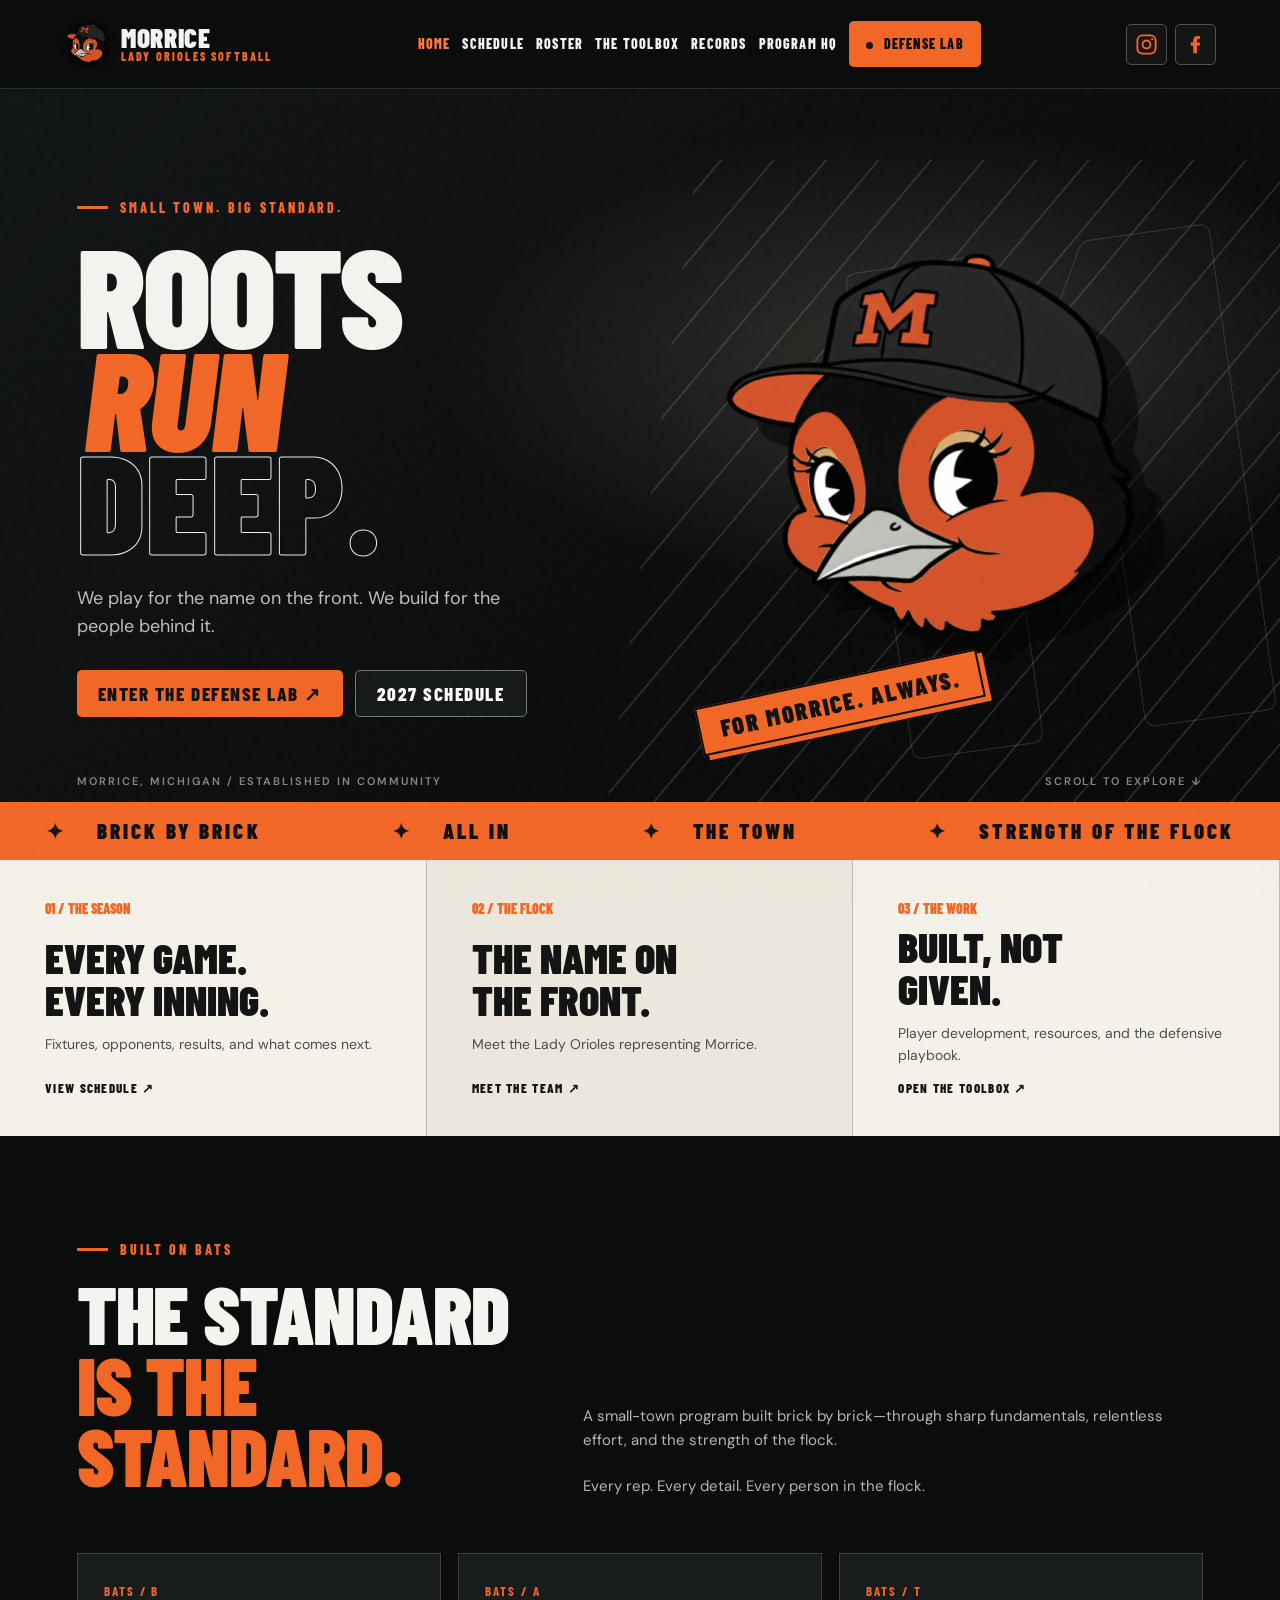
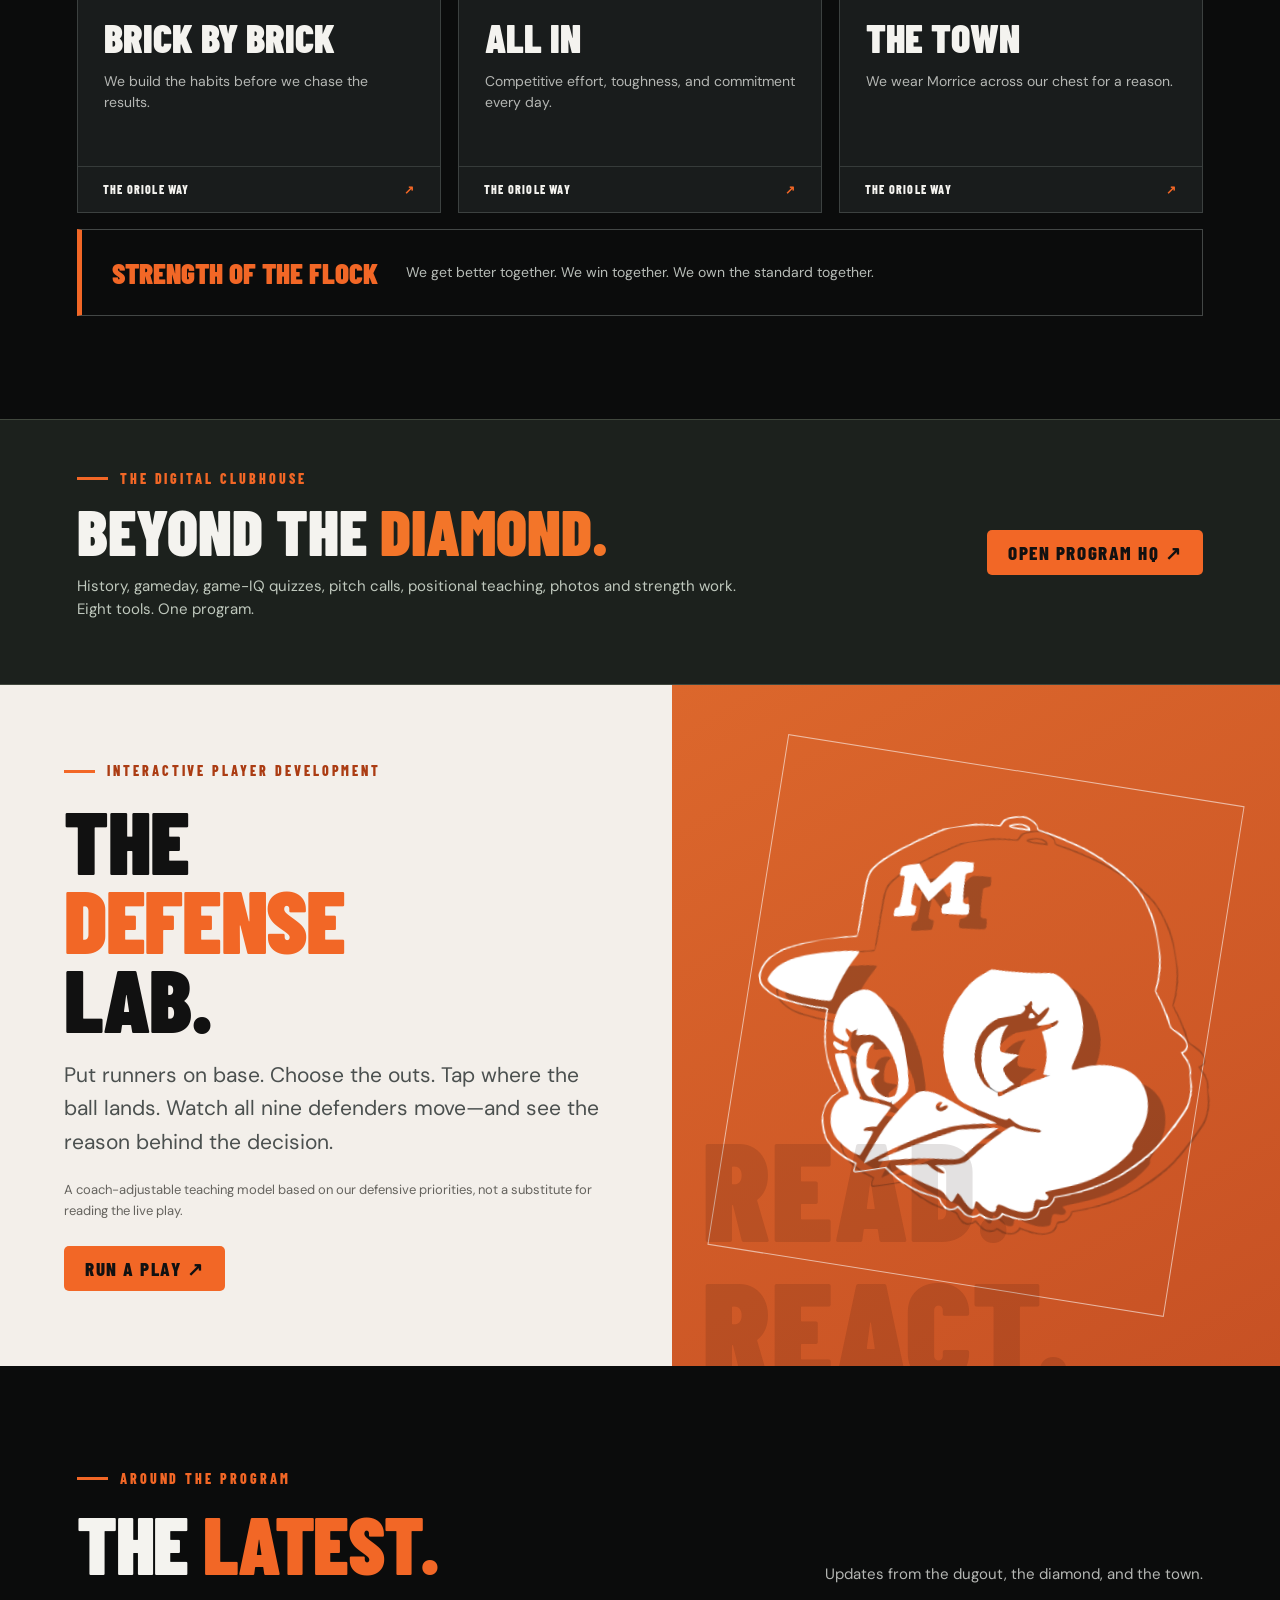
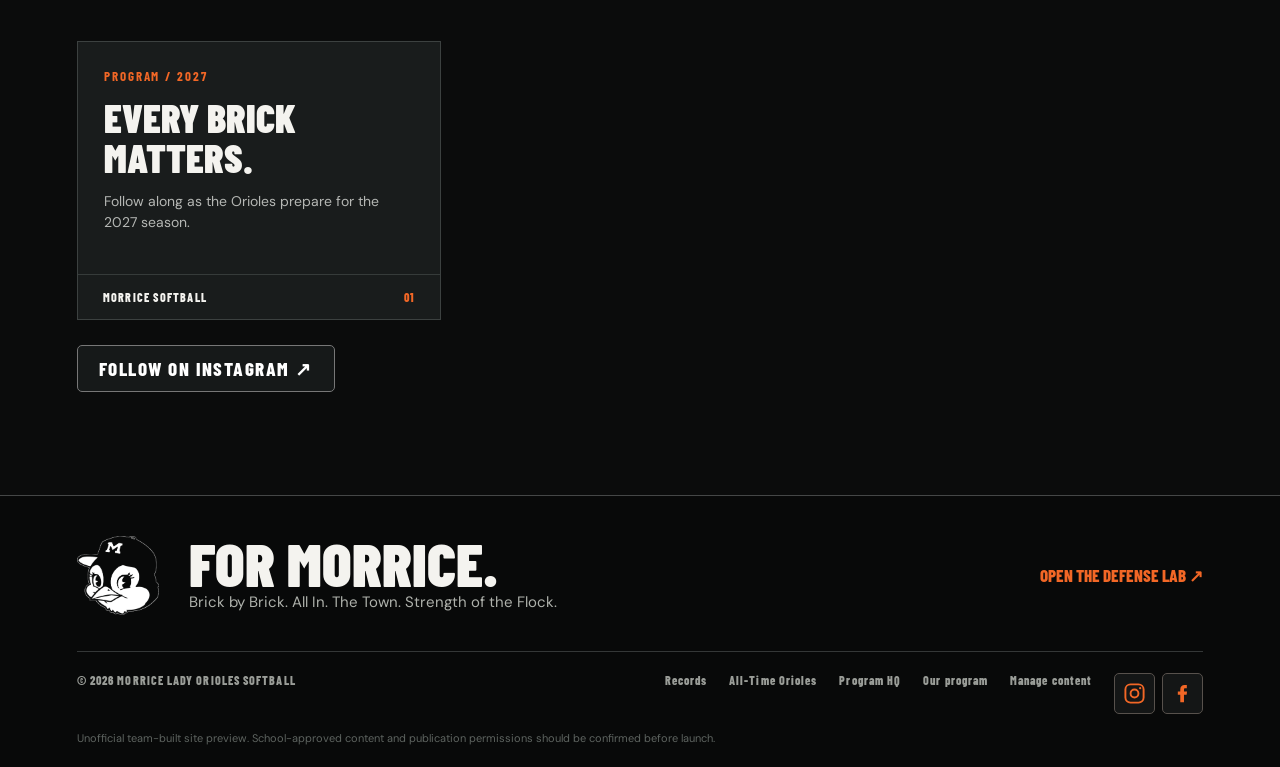
<file: index.html>
<!doctype html>
<html lang="en">
<head>
  <meta charset="utf-8" />
  <meta name="viewport" content="width=device-width, initial-scale=1" />
  <meta name="theme-color" content="#0a0b0b" />
  <meta name="description" content="Morrice Lady Orioles Softball — Roots Run Deep. Official-style program site, schedules, roster, Toolbox, and interactive defensive teaching lab and Program HQ with historical records, game IQ quizzes, pitching, workouts and heritage." />
  <title>Morrice Lady Orioles Softball | Roots Run Deep</title>
  <link rel="icon" type="image/webp" href="assets/boop.webp" />
  <link rel="preconnect" href="https://fonts.googleapis.com" />
  <link rel="preconnect" href="https://fonts.gstatic.com" crossorigin />
  <link href="https://fonts.googleapis.com/css2?family=Barlow+Condensed:wght@400;500;600;700;800;900&family=DM+Sans:wght@400;500;600;700&display=swap" rel="stylesheet" />
  <link rel="stylesheet" href="styles.css" />
  <link rel="stylesheet" href="records.css" />
  <link rel="stylesheet" href="program.css" />
  <script src="data/content.js"></script>
  <script src="data/records-data.js"></script>
  <script src="data/program-data.js"></script>
  <script src="program.js" defer></script>
  <script src="records.js" defer></script>
  <script src="defense.js" defer></script>
  <script src="app.js?v=20261115" defer></script>

  <style>
    /* Morrice social icons, inline so there are no third-party icon dependencies */
    .morrice-socials{display:flex;align-items:center;gap:8px;flex:0 0 auto}
    .morrice-social-link{width:41px;height:41px;display:inline-flex;align-items:center;justify-content:center;color:var(--orange,#f26726);background:#141616;border:1px solid #57514c;border-radius:5px;line-height:1;transition:background-color .18s,border-color .18s,color .18s,transform .18s}
    .morrice-social-link svg{display:block;width:23px;height:23px;flex-shrink:0}
    .morrice-social-link:hover{color:#111;background:var(--orange,#f26726);border-color:var(--orange,#f26726);transform:translateY(-2px)}
    .morrice-social-link:focus-visible{outline:2px solid #fff;outline-offset:3px}
    .morrice-socials-footer{gap:7px}
    .footer-bottom .morrice-social-link{color:var(--orange,#f26726);letter-spacing:normal}
    .footer-bottom .morrice-social-link:hover{color:#111}
    @media(max-width:480px){
      .topbar{padding-left:10px;padding-right:10px;gap:7px}
      .brand{min-width:0;flex-shrink:1;gap:5px}
      .brand-bird{width:42px;height:42px}
      .brand-text strong{font-size:24px}
      .brand-text small{font-size:9px;letter-spacing:.07em}
      .header-actions{gap:5px;flex-shrink:0}
      .morrice-socials{gap:5px}
      .header-actions .morrice-social-link{width:34px;height:34px}
      .header-actions .morrice-social-link svg{width:20px;height:20px}
      .mobile-menu-toggle{padding:2px;font-size:23px}
    }
    @media(prefers-reduced-motion:reduce){.morrice-social-link{transition:none}.morrice-social-link:hover{transform:none}}
  </style>

  <style>
    .ath-records-bridge{display:flex;align-items:center;justify-content:space-between;gap:17px;flex-wrap:wrap;padding:20px 23px;margin:22px 0 27px;background:#20211e;border:1px solid #4f4236;border-left:5px solid #f26726}
    .ath-records-bridge strong{display:block;font:900 29px 'Barlow Condensed',Impact,sans-serif;line-height:1;text-transform:uppercase;color:#fff}
    .ath-records-bridge p{font-size:13px;color:#c9c8c2;margin:7px 0 0}
    .ath-records-bridge a{display:inline-block;background:#f26726;color:#111;font:900 17px 'Barlow Condensed',Impact,sans-serif;text-transform:uppercase;letter-spacing:.05em;padding:12px 16px;white-space:nowrap}
    .ath-records-bridge a:hover{background:#ff8947}
  </style>
</head>
<body>
  <a class="skip-link" href="#main">Skip to content</a>
  <div class="site-shell">
    <header class="topbar">
      <a class="brand" href="#home" aria-label="Morrice Softball home">
        <img class="brand-bird" src="assets/boop.webp" alt="" />
        <span class="brand-text"><strong>MORRICE</strong><small>LADY ORIOLES SOFTBALL</small></span>
      </a>
      <nav class="desktop-nav" aria-label="Main navigation">
        <a href="#home" data-nav="home">Home</a>
        <a href="#schedule" data-nav="schedule">Schedule</a>
        <a href="#roster" data-nav="roster">Roster</a>
        <a href="#toolbox" data-nav="toolbox">The Toolbox</a>
        <a href="#records" data-nav="records">Records</a>
        <a href="#hub" data-nav="hub">Program HQ</a>
        <a class="nav-lab" href="#lab" data-nav="lab"><span class="nav-live-dot"></span> Defense Lab</a>
      </nav>
      <div class="header-actions">
        <nav class="morrice-socials" aria-label="Morrice softball social media"><a class="morrice-social-link" id="headerIG" href="https://www.instagram.com/morriceoriolessoftball/" target="_blank" rel="noopener noreferrer" aria-label="Morrice Lady Orioles Softball on Instagram" title="Follow us on Instagram"><svg viewBox="0 0 24 24" aria-hidden="true" focusable="false" fill="none" stroke="currentColor" stroke-width="2" stroke-linecap="round" stroke-linejoin="round"><rect x="2.5" y="2.5" width="19" height="19" rx="5.3"/><circle cx="12" cy="12" r="4.1"/><circle cx="17.9" cy="6.4" r="1.15" fill="currentColor" stroke="none"/></svg></a><a class="morrice-social-link" id="headerFB" href="https://www.facebook.com/people/Morrice-Lady-Oriole-Softball/61574977748486/" target="_blank" rel="noopener noreferrer" aria-label="Morrice Lady Orioles Softball on Facebook" title="Follow us on Facebook"><svg viewBox="0 0 24 24" aria-hidden="true" focusable="false" fill="currentColor"><path d="M16.52 3.1h-2.43c-2.68 0-4.41 1.81-4.41 4.61v2.11H7.12v3.53h2.56v7.82h3.87v-7.82h2.76l.44-3.53h-3.2V8.09c0-.97.33-1.44 1.37-1.44h1.6V3.1z"/></svg></a></nav>
        <button class="mobile-menu-toggle" id="menuToggle" type="button" aria-label="Open menu" aria-expanded="false">☰</button>
      </div>
      <nav class="mobile-nav" id="mobileNav" aria-label="Mobile navigation">
        <a href="#home">Home</a><a href="#schedule">Schedule</a><a href="#roster">Roster</a><a href="#toolbox">The Toolbox</a><a href="#lab">Defense Lab</a><a href="#records">Records</a><a href="archive.html">All-Time Orioles</a><a href="#hub">Program HQ</a><a href="#situation">Situation Room</a><a href="#chasing">Chasing History</a><a href="#about">About</a>
      </nav>
    </header>
    <main id="main" tabindex="-1"><noscript><p style="padding:3rem;color:white">Please enable JavaScript to view this site and use the interactive defense lab.</p></noscript></main>
    <footer class="site-footer">
      <div class="footer-top"><img src="assets/boop-mono.webp" alt="" /><div><strong>FOR MORRICE.</strong><span>Brick by Brick. All In. The Town. Strength of the Flock.</span></div><a href="#lab" class="text-link">OPEN THE DEFENSE LAB ↗</a></div>
      <div class="footer-bottom"><span>© <span id="copyrightYear">2027</span> MORRICE LADY ORIOLES SOFTBALL</span><div><a href="#records">Records</a><a href="archive.html">All-Time Orioles</a><a href="#hub">Program HQ</a><a href="#about">Our program</a><a href="#manage">Manage content</a><nav class="morrice-socials morrice-socials-footer" aria-label="Follow Morrice softball"><a class="morrice-social-link" id="footerIG" href="https://www.instagram.com/morriceoriolessoftball/" target="_blank" rel="noopener noreferrer" aria-label="Morrice Lady Orioles Softball on Instagram" title="Follow us on Instagram"><svg viewBox="0 0 24 24" aria-hidden="true" focusable="false" fill="none" stroke="currentColor" stroke-width="2" stroke-linecap="round" stroke-linejoin="round"><rect x="2.5" y="2.5" width="19" height="19" rx="5.3"/><circle cx="12" cy="12" r="4.1"/><circle cx="17.9" cy="6.4" r="1.15" fill="currentColor" stroke="none"/></svg></a><a class="morrice-social-link" id="footerFB" href="https://www.facebook.com/people/Morrice-Lady-Oriole-Softball/61574977748486/" target="_blank" rel="noopener noreferrer" aria-label="Morrice Lady Orioles Softball on Facebook" title="Follow us on Facebook"><svg viewBox="0 0 24 24" aria-hidden="true" focusable="false" fill="currentColor"><path d="M16.52 3.1h-2.43c-2.68 0-4.41 1.81-4.41 4.61v2.11H7.12v3.53h2.56v7.82h3.87v-7.82h2.76l.44-3.53h-3.2V8.09c0-.97.33-1.44 1.37-1.44h1.6V3.1z"/></svg></a></nav></div></div>
      <p class="footer-note">Unofficial team-built site preview. School-approved content and publication permissions should be confirmed before launch.</p>
    </footer>
  </div>

  <script>
    /* Link the independent All-Time Orioles archive from every Records view.
       No change to the statistical records engine or auto-importer is needed. */
    (()=>{
      const main=document.getElementById('main');
      if(!main||!window.MutationObserver)return;
      const add=()=>{
        const layout=main.querySelector('#morrice-records .ra-layout');
        if(!layout||layout.querySelector('.ath-records-bridge'))return;
        const bridge=document.createElement('div');
        bridge.className='ath-records-bridge';
        bridge.innerHTML='<div><strong>YOUR NAME. YOUR TEAM. YOUR ERA.</strong><p>Search the All-Time Orioles player archive, season histories, yearbook photos, and game results.</p></div><a href="archive.html">EXPLORE THE ALL-TIME ORIOLES ↗</a>';
        const live=layout.querySelector('#ra-live');
        if(live)layout.insertBefore(bridge,live);else layout.appendChild(bridge);
      };
      new MutationObserver(add).observe(main,{childList:true,subtree:true});
      add();
    })();
  </script>
</body>
</html>
</file>
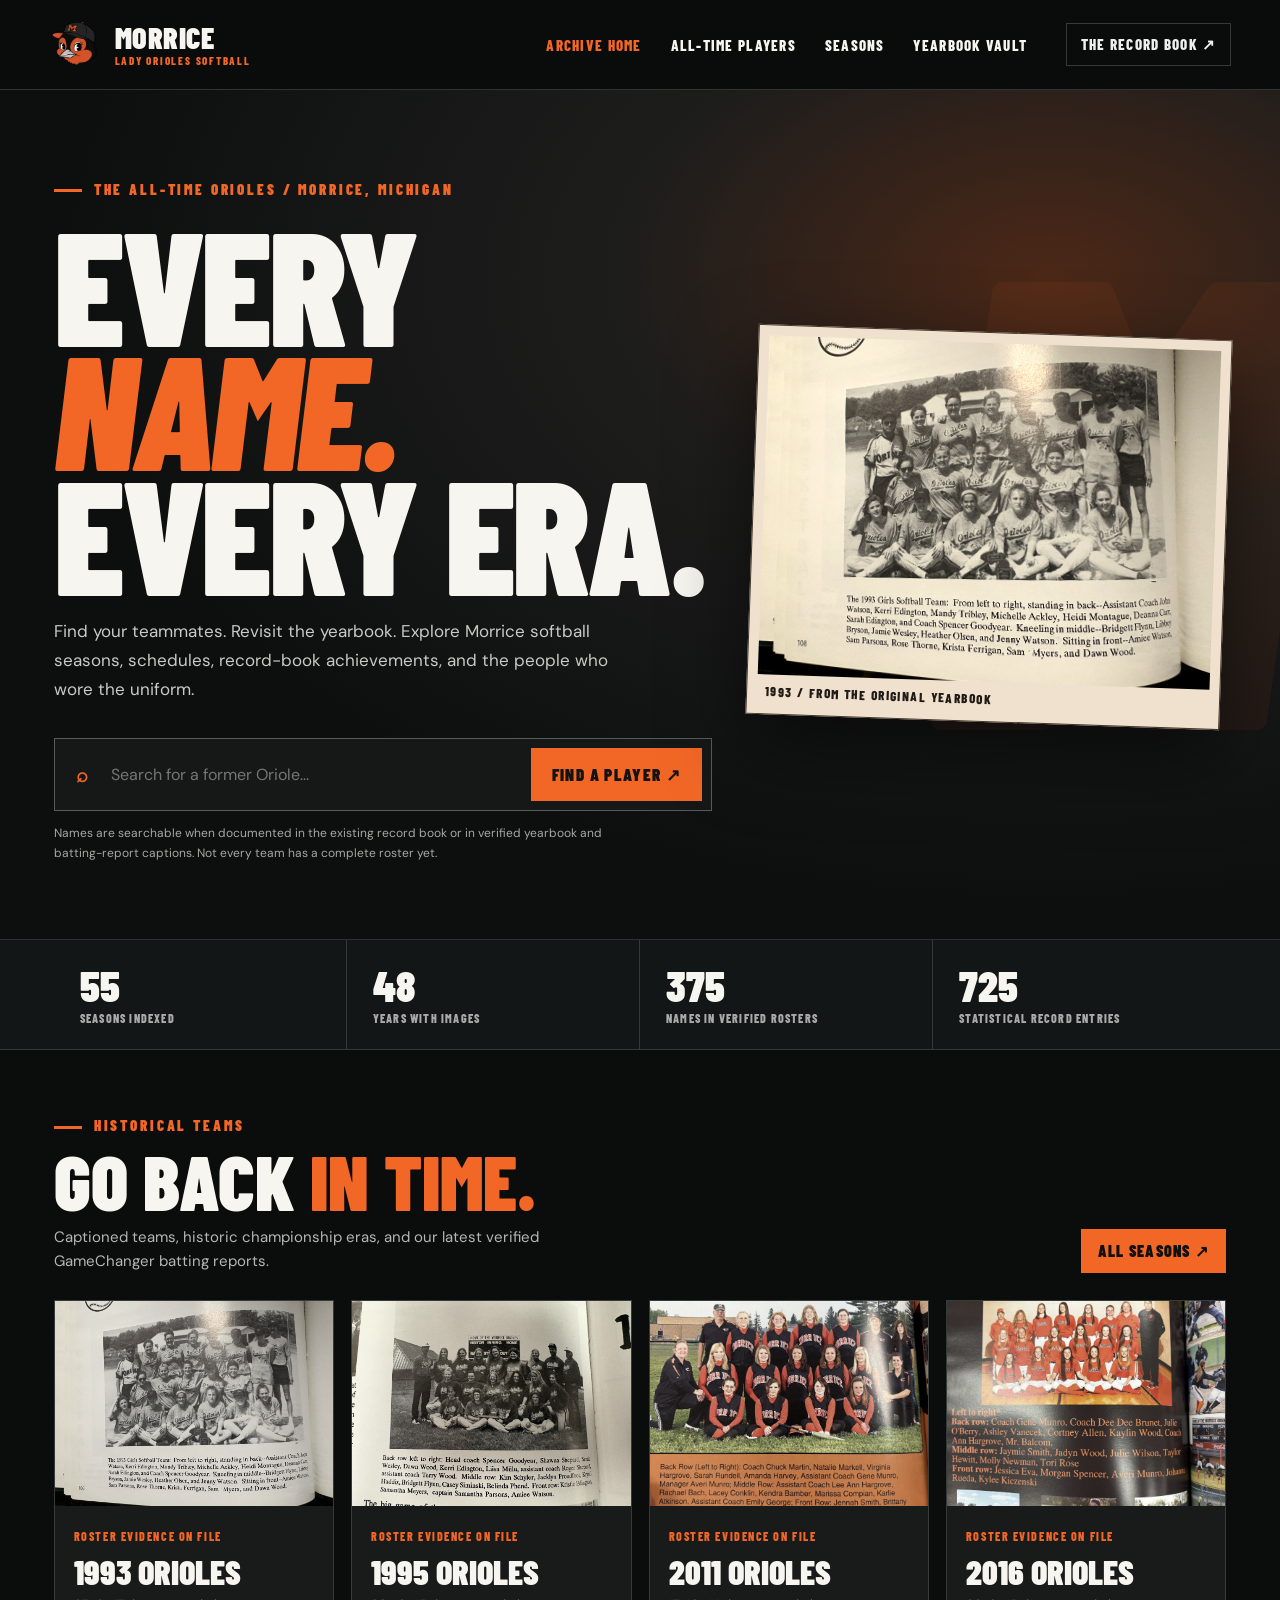
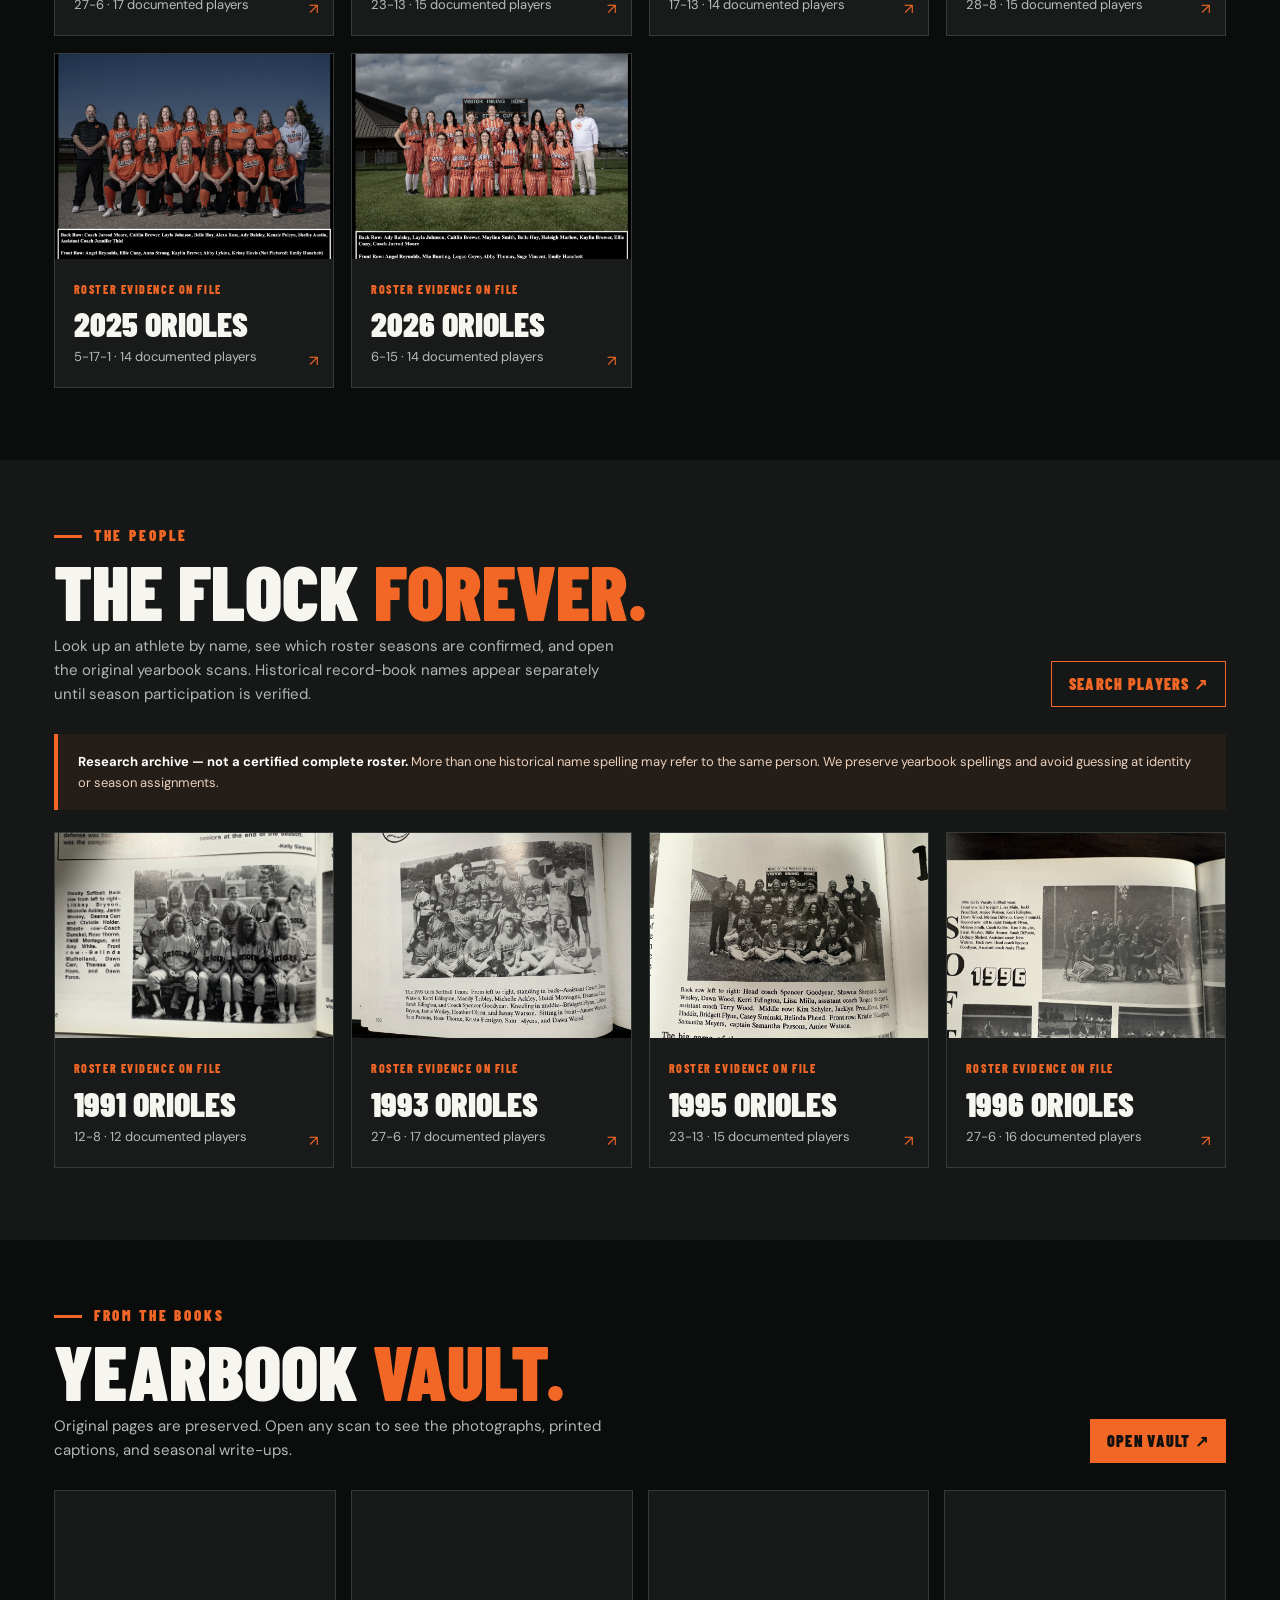
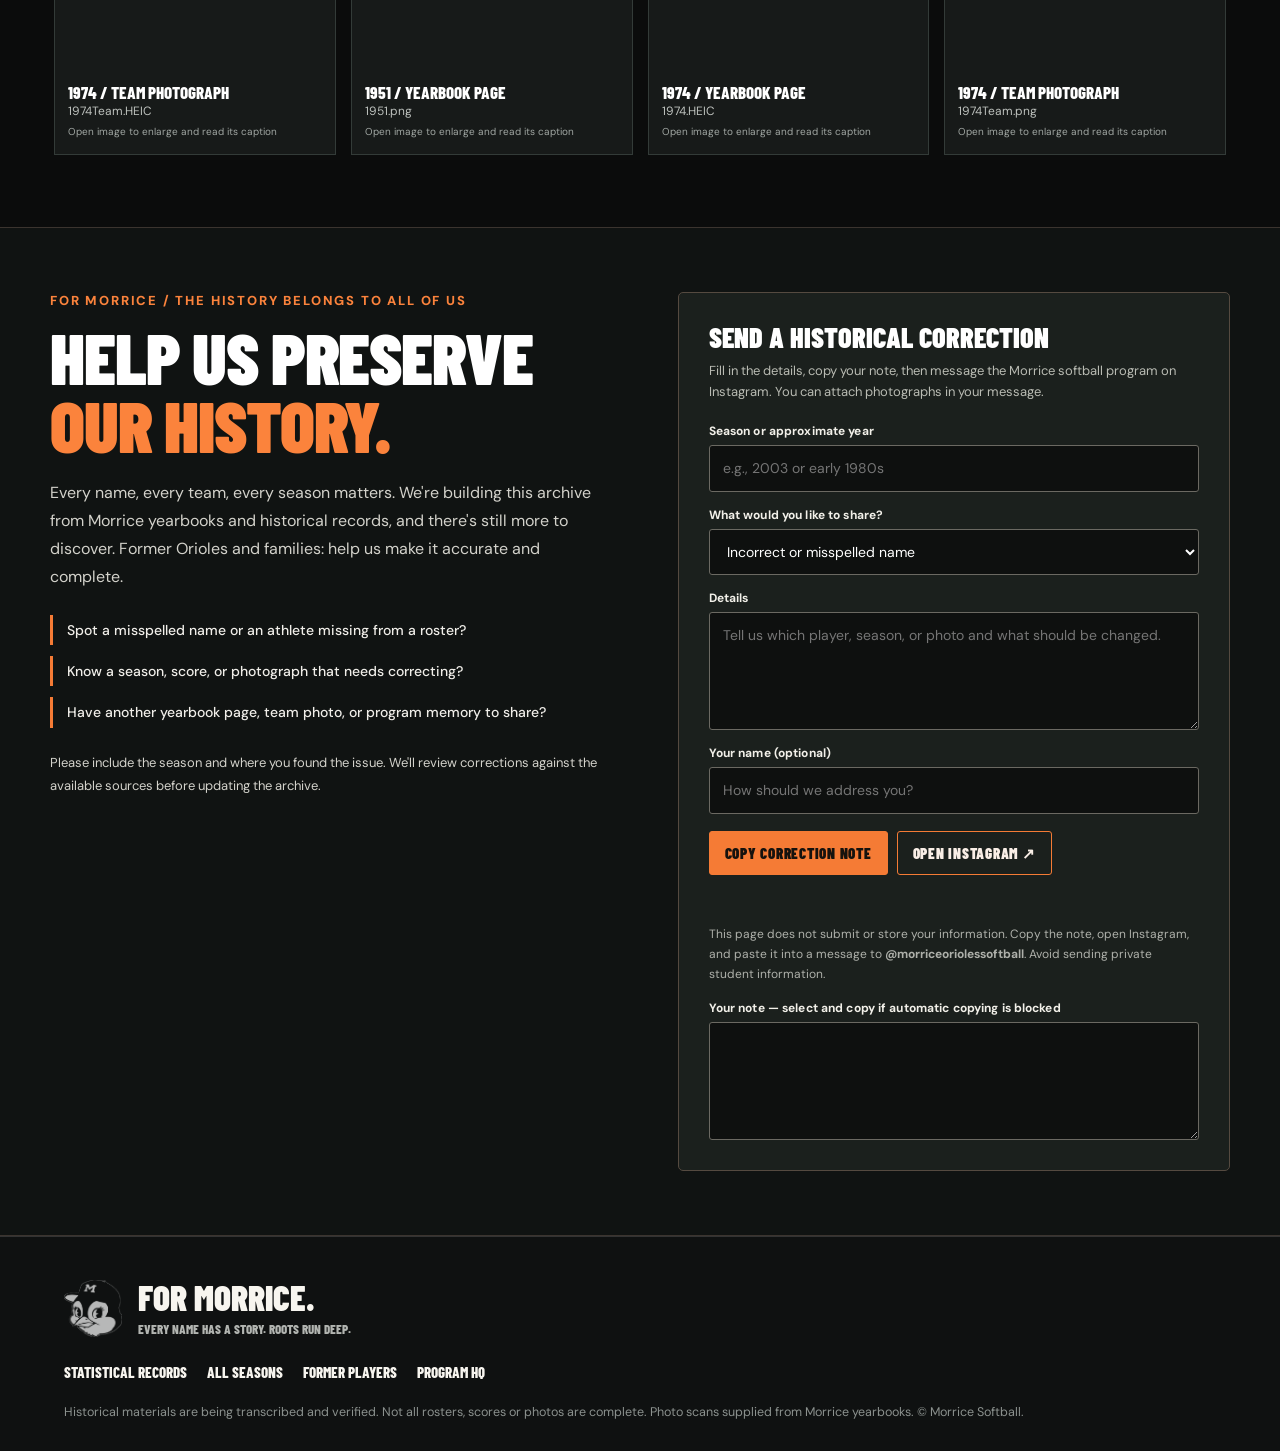
<file: archive.html>
<!doctype html>
<html lang="en">
<head>
  <meta charset="utf-8">
  <meta name="viewport" content="width=device-width,initial-scale=1">
  <meta name="theme-color" content="#0b0c0c">
  <meta name="description" content="Explore Morrice Lady Orioles softball history: players, seasons, yearbook scans, schedules and record-book statistics.">
  <title>All-Time Orioles | Morrice Softball</title>
  <link rel="icon" href="assets/boop.webp" type="image/webp">
  <link rel="preconnect" href="https://fonts.googleapis.com">
  <link rel="preconnect" href="https://fonts.gstatic.com" crossorigin>
  <link href="https://fonts.googleapis.com/css2?family=Barlow+Condensed:wght@400;500;600;700;800;900&family=DM+Sans:wght@400;500;600;700&display=swap" rel="stylesheet">
  <link href="archive.css" rel="stylesheet">
  <script src="data/records-data.js"></script>
  <script src="data/history-data.js?v=20261117-history-v4"></script>
  <!-- Load all photo and roster connections BEFORE archive.js builds the searchable player index. -->
  <script src="data/morrice-history-update.js?v=20261117-history-v4"></script>
  <script src="archive.js?v=20261117-history-v4" defer></script>
  <style>
    /* Alumni correction desk: scoped to the independent All-Time Orioles archive. */
    .ath-legacy{background:#101312;color:#f3f3ed;border-top:1px solid #3b342f;border-bottom:1px solid #3b342f;padding:clamp(34px,5vw,68px) 20px}
    .ath-legacy *{box-sizing:border-box}
    .ath-legacy-inner{max-width:1180px;margin:0 auto;display:grid;grid-template-columns:minmax(0,1fr) minmax(320px,0.98fr);gap:clamp(24px,5vw,68px);align-items:start}
    .ath-legacy-eyebrow{color:#fb833c;text-transform:uppercase;font:800 13px 'DM Sans',sans-serif;letter-spacing:.14em;margin:0 0 14px}
    .ath-legacy h2{font:900 clamp(39px,5.8vw,72px)/.94 'Barlow Condensed',Impact,sans-serif;text-transform:uppercase;letter-spacing:-.016em;color:#fff;margin:0 0 20px}
    .ath-legacy h2 em{font-style:normal;color:#fb833c}
    .ath-legacy-intro{font:400 16px/1.75 'DM Sans',sans-serif;color:#d3d2cb;margin:0 0 20px;max-width:550px}
    .ath-legacy-highlights{display:grid;gap:11px;margin:24px 0 0;padding:0;list-style:none}
    .ath-legacy-highlights li{border-left:3px solid #f57b35;padding:4px 0 4px 14px;color:#f0eee9;font:500 14px/1.6 'DM Sans',sans-serif}
    .ath-legacy-card{background:#1b201d;border:1px solid #554a40;border-radius:5px;padding:clamp(20px,3vw,30px)}
    .ath-legacy-card h3{font:900 28px/1.05 'Barlow Condensed',Impact,sans-serif;text-transform:uppercase;color:#fff;margin:0 0 8px}
    .ath-legacy-card>p{font:400 13px/1.6 'DM Sans',sans-serif;color:#b9bbb3;margin:0 0 21px}
    .ath-legacy-form{display:grid;gap:15px}
    .ath-legacy-field{display:grid;gap:6px}
    .ath-legacy-field label{color:#f2f0e9;font:700 12px 'DM Sans',sans-serif;letter-spacing:.01em}
    .ath-legacy-field input,.ath-legacy-field select,.ath-legacy-field textarea{width:100%;background:#0e100f;border:1px solid #6b6962;color:#fff;padding:12px 13px;border-radius:3px;font:400 14px/1.5 'DM Sans',sans-serif;min-width:0}
    .ath-legacy-field textarea{resize:vertical;min-height:118px}
    .ath-legacy-field input:focus-visible,.ath-legacy-field select:focus-visible,.ath-legacy-field textarea:focus-visible,.ath-legacy-action:focus-visible{outline:2px solid #ffab72;outline-offset:3px}
    .ath-legacy-actions{display:flex;flex-wrap:wrap;gap:9px;margin-top:2px}
    .ath-legacy-action{display:inline-flex;align-items:center;justify-content:center;gap:7px;padding:12px 15px;text-decoration:none!important;border-radius:3px;border:1px solid #f57b35;font:900 15px/1 'Barlow Condensed',Impact,sans-serif;text-transform:uppercase;letter-spacing:.05em;cursor:pointer;min-height:44px}
    .ath-legacy-action.primary{background:#f57b35;color:#16120e}
    .ath-legacy-action.secondary{background:transparent;color:#f9eee6}
    .ath-legacy-action.primary:hover{background:#ff9a5c}
    .ath-legacy-action.secondary:hover{background:#372820}
    .ath-legacy-status{font:500 13px/1.6 'DM Sans',sans-serif;color:#f9c29c;min-height:20px;margin:0}
    .ath-legacy-small{font:400 12px/1.65 'DM Sans',sans-serif;color:#aeb0aa;margin:0}
    @media(max-width:790px){.ath-legacy-inner{grid-template-columns:1fr}.ath-legacy-card{max-width:650px}}
    @media(max-width:420px){.ath-legacy-actions{display:grid}.ath-legacy-action{width:100%}}
    @media(prefers-reduced-motion:reduce){.ath-legacy-action{transition:none}}
  </style>
</head>
<body>
  <a class="skip" href="#archive-main">Skip to archive</a>
  <header class="ath-header">
    <div class="ath-header-inner">
      <a class="ath-logo" href="index.html#records" aria-label="Morrice Softball records home"><img src="assets/boop.webp" alt=""><span><strong>MORRICE</strong><small>LADY ORIOLES SOFTBALL</small></span></a>
      <nav class="ath-header-nav" aria-label="Historical archive navigation">
        <a href="#home" data-nav="home">Archive Home</a>
        <a href="#players" data-nav="players">All-Time Players</a>
        <a href="#seasons" data-nav="seasons">Seasons</a>
        <a href="#vault" data-nav="vault">Yearbook Vault</a>
      </nav>
      <a class="ath-back" href="index.html#records">THE RECORD BOOK <span aria-hidden="true">↗</span></a>
      <button class="ath-menu" type="button" aria-label="Toggle archive navigation" aria-controls="mobileArchiveNav" aria-expanded="false">☰</button>
    </div>
    <nav class="ath-mobile-nav" id="mobileArchiveNav" aria-label="Mobile archive navigation" hidden>
      <a href="#home">Archive Home</a><a href="#players">All-Time Players</a><a href="#seasons">Season Archives</a><a href="#vault">Yearbook Vault</a><a href="index.html#records">Back to Record Book</a>
    </nav>
  </header>
  <main id="archive-main" tabindex="-1"><section class="ath-container ath-loading"><h1>LOADING THE ARCHIVE.</h1><p>Retrieving historical rosters, yearbook pages and season records...</p></section></main>
  <!-- Visible on archive home, season, and player pages: alumni correction desk. -->
  <section class="ath-legacy" id="history-corrections" aria-labelledby="ath-legacy-title">
    <div class="ath-legacy-inner">
      <div>
        <p class="ath-legacy-eyebrow">For Morrice / The history belongs to all of us</p>
        <h2 id="ath-legacy-title">Help us preserve <em>our history.</em></h2>
        <p class="ath-legacy-intro">Every name, every team, every season matters. We're building this archive from Morrice yearbooks and historical records, and there's still more to discover. Former Orioles and families: help us make it accurate and complete.</p>
        <ul class="ath-legacy-highlights">
          <li>Spot a misspelled name or an athlete missing from a roster?</li>
          <li>Know a season, score, or photograph that needs correcting?</li>
          <li>Have another yearbook page, team photo, or program memory to share?</li>
        </ul>
        <p class="ath-legacy-intro" style="font-size:13px;margin-top:24px">Please include the season and where you found the issue. We'll review corrections against the available sources before updating the archive.</p>
      </div>
      <div class="ath-legacy-card">
        <h3>Send a historical correction</h3>
        <p>Fill in the details, copy your note, then message the Morrice softball program on Instagram. You can attach photographs in your message.</p>
        <form class="ath-legacy-form" id="ath-legacy-form">
          <div class="ath-legacy-field">
            <label for="ath-legacy-year">Season or approximate year</label>
            <input id="ath-legacy-year" type="text" maxlength="50" placeholder="e.g., 2003 or early 1980s" autocomplete="off">
          </div>
          <div class="ath-legacy-field">
            <label for="ath-legacy-type">What would you like to share?</label>
            <select id="ath-legacy-type">
              <option>Incorrect or misspelled name</option>
              <option>Missing player or teammate</option>
              <option>Incorrect season or score</option>
              <option>Additional photograph or yearbook</option>
              <option>Another historical correction or memory</option>
            </select>
          </div>
          <div class="ath-legacy-field">
            <label for="ath-legacy-details">Details</label>
            <textarea id="ath-legacy-details" maxlength="2500" required placeholder="Tell us which player, season, or photo and what should be changed."></textarea>
          </div>
          <div class="ath-legacy-field">
            <label for="ath-legacy-name">Your name (optional)</label>
            <input id="ath-legacy-name" type="text" maxlength="90" placeholder="How should we address you?" autocomplete="name">
          </div>
          <div class="ath-legacy-actions">
            <button class="ath-legacy-action primary" type="submit">Copy correction note</button>
            <a class="ath-legacy-action secondary" href="https://www.instagram.com/morriceoriolessoftball/" target="_blank" rel="noopener noreferrer">Open Instagram ↗</a>
          </div>
          <p class="ath-legacy-status" id="ath-legacy-status" role="status" aria-live="polite"></p>
          <p class="ath-legacy-small">This page does not submit or store your information. Copy the note, open Instagram, and paste it into a message to <strong>@morriceoriolessoftball</strong>. Avoid sending private student information.</p>
          <div class="ath-legacy-field" id="ath-legacy-manual-wrap" hidden>
            <label for="ath-legacy-manual">Your note — select and copy if automatic copying is blocked</label>
            <textarea id="ath-legacy-manual" readonly></textarea>
          </div>
        </form>
      </div>
    </div>
  </section>
  <footer class="ath-footer"><div><img src="assets/boop-mono.webp" alt=""><p><strong>FOR MORRICE.</strong><span>Every name has a story. Roots run deep.</span></p></div><nav aria-label="Footer"><a href="index.html#records">Statistical Records</a><a href="#seasons">All Seasons</a><a href="#players">Former Players</a><a href="index.html#hub">Program HQ</a></nav><small>Historical materials are being transcribed and verified. Not all rosters, scores or photos are complete. Photo scans supplied from Morrice yearbooks. © Morrice Softball.</small></footer>
  <script>
    (() => {
      'use strict';
      const form = document.getElementById('ath-legacy-form');
      if (!form) return;
      const get = id => document.getElementById(id);
      form.addEventListener('submit', async event => {
        event.preventDefault();
        const details = get('ath-legacy-details').value.trim();
        const status = get('ath-legacy-status');
        if (!details) {
          status.textContent = 'Please describe the correction or memory first.';
          get('ath-legacy-details').focus();
          return;
        }
        const season = get('ath-legacy-year').value.trim() || 'Not sure';
        const name = get('ath-legacy-name').value.trim();
        const type = get('ath-legacy-type').value;
        const msg = ['MORRICE SOFTBALL ARCHIVE / HISTORY SUBMISSION',
          'Season: ' + season, 'Topic: ' + type,
          'Details: ' + details, ...(name ? ['From: ' + name] : [])].join('\n');
        const manualWrap = get('ath-legacy-manual-wrap');
        const manual = get('ath-legacy-manual');
        try {
          if (!navigator.clipboard?.writeText) throw new Error('Clipboard API unavailable');
          await navigator.clipboard.writeText(msg);
          manualWrap.hidden = true;
          status.textContent = 'Copied! Now open Instagram and paste this note into a message to @morriceoriolessoftball.';
        } catch (error) {
          manual.value = msg;
          manualWrap.hidden = false;
          manual.focus();
          manual.select();
          status.textContent = 'Automatic copying is unavailable here. Copy the selected note below, then send it to us on Instagram.';
        }
      });
    })();
  </script>
</body>
</html>
</file>
<file: styles.css>
:root{--black:#0b0c0c;--ink:#101112;--dark:#151719;--dark2:#1d2021;--slate:#25292a;--line:#343838;--orange:#f26726;--orange2:#ff7b36;--cream:#f4f1e9;--text:#f4f3ef;--muted:#b5b7b4;--display:'Barlow Condensed',Impact,'Arial Narrow',sans-serif;--body:'DM Sans',system-ui,-apple-system,sans-serif;--radius:16px}
*{box-sizing:border-box}html{scroll-behavior:smooth}body{margin:0;background:var(--black);color:var(--text);font:15px/1.55 var(--body);-webkit-font-smoothing:antialiased}body:before{content:"";pointer-events:none;position:fixed;inset:0;opacity:.13;z-index:20;background-image:url("data:image/svg+xml,%3Csvg viewBox='0 0 180 180' xmlns='http://www.w3.org/2000/svg'%3E%3Cfilter id='n'%3E%3CfeTurbulence type='fractalNoise' baseFrequency='.8' numOctaves='3' stitchTiles='stitch'/%3E%3C/filter%3E%3Crect width='180' height='180' filter='url(%23n)' opacity='.18'/%3E%3C/svg%3E")}a{color:inherit;text-decoration:none}button,input,textarea,select{font:inherit}button{cursor:pointer}button:disabled{cursor:not-allowed;opacity:.45}input,select,textarea{color:var(--text);background:#141717;border:1px solid #4c5150;border-radius:8px;padding:10px 12px;width:100%;accent-color:var(--orange)}input:focus,select:focus,textarea:focus,button:focus-visible,a:focus-visible{outline:2px solid var(--orange2);outline-offset:3px}img{max-width:100%}svg{max-width:100%}.skip-link{position:absolute;top:-90px;left:12px;background:var(--orange);padding:8px 14px;z-index:100}.skip-link:focus{top:10px}.site-shell{max-width:1800px;margin:auto;min-height:100vh;overflow:hidden}.topbar{height:89px;display:flex;align-items:center;padding:0 clamp(18px,5vw,84px);gap:38px;justify-content:space-between;border-bottom:1px solid #2b2e2e;background:#0c0d0de8;backdrop-filter:blur(16px);position:sticky;top:0;z-index:30}.brand{display:flex;align-items:center;gap:8px;min-width:243px}.brand-bird{width:61px;height:61px;object-fit:contain;filter:drop-shadow(0 1px 4px #000)}.brand-text{display:flex;flex-direction:column;line-height:.95}.brand-text strong{font-family:var(--display);font-weight:900;font-size:32px;letter-spacing:.025em}.brand-text small{font-family:var(--display);font-size:12px;letter-spacing:.18em;color:var(--orange);font-weight:800}.desktop-nav{display:flex;gap:29px;align-items:center}.desktop-nav a{font-family:var(--display);font-size:16px;letter-spacing:.085em;font-weight:800;text-transform:uppercase;white-space:nowrap;position:relative}.desktop-nav a:not(.nav-lab):hover,.desktop-nav a.active{color:var(--orange2)}.nav-lab{background:var(--orange);color:#0b0b0b;border-radius:5px;padding:12px 17px}.nav-lab:hover{background:#ff8749}.nav-live-dot{display:inline-block;background:#171717;width:7px;height:7px;border-radius:50%;margin-right:6px;vertical-align:middle}.header-actions{display:flex;align-items:center;gap:10px}.social-text{font-family:var(--display);font-size:18px;font-weight:800;border:1px solid #444;padding:9px 13px;white-space:nowrap}.social-text:hover{border-color:var(--orange);color:var(--orange)}.mobile-menu-toggle{display:none;background:none;color:white;border:0;font-size:26px}.mobile-nav{display:none}.section{padding:clamp(64px,8vw,124px) clamp(20px,6vw,100px)}.max-layout{max-width:1440px;margin:auto}.eyebrow,.labelcaps{font-family:var(--display);font-size:14px;letter-spacing:.21em;font-weight:800;text-transform:uppercase;color:var(--orange)}.kicker-line{display:flex;align-items:center;gap:12px}.kicker-line:before{content:"";width:31px;height:3px;background:var(--orange)}.section-heading{font:900 clamp(48px,6.3vw,98px)/.88 var(--display);text-transform:uppercase;letter-spacing:-.015em;margin:18px 0 22px}.section-heading em{font-style:normal;color:var(--orange)}.lede{font-size:clamp(16px,1.8vw,21px);color:#c6c8c4;line-height:1.6;max-width:690px}.hero{min-height:708px;position:relative;isolation:isolate;display:grid;grid-template-columns:55% 45%;align-items:center;padding:68px clamp(20px,6vw,100px) 45px;background:radial-gradient(ellipse at 72% 38%,#32302c 0,transparent 37%),linear-gradient(135deg,#121516,#090a0a 80%);overflow:hidden}.hero:after{position:absolute;z-index:-1;content:"";height:115%;width:60%;right:-10%;top:10%;opacity:.17;background:repeating-linear-gradient(125deg,transparent 0 18px,#eee 19px,transparent 21px,transparent 43px);transform:skew(-8deg)}.hero-copy{position:relative;z-index:2}.hero-mini{margin-bottom:24px}.hero h1{font-family:var(--display);font-size:clamp(95px,11vw,184px);line-height:.73;letter-spacing:-.022em;font-weight:900;margin:19px 0 34px;text-transform:uppercase}.hero h1 span{display:block}.hero h1 .orange{color:var(--orange);font-style:italic;padding-left:7px}.hero h1 .outline{-webkit-text-stroke:1px rgba(255,255,255,.93);color:transparent;letter-spacing:.012em}.hero-copy p{max-width:475px;font-size:18px;color:#bfc0bc}.hero-actions{display:flex;flex-wrap:wrap;gap:12px;margin-top:30px}.btn{border:0;border-radius:5px;padding:13px 21px;font:800 19px/1 var(--display);letter-spacing:.08em;text-transform:uppercase;display:inline-flex;align-items:center;gap:9px;justify-content:center;transition:transform .18s,background .2s,color .2s}.btn:hover{transform:translateY(-2px)}.btn-primary{background:var(--orange);color:#111}.btn-primary:hover{background:#ff8b4d}.btn-secondary{border:1px solid #777;background:#161919;color:white}.btn-secondary:hover{border-color:var(--orange)}.btn-light{background:var(--cream);color:#111}.hero-graphic{position:relative;height:600px;display:flex;align-items:center;justify-content:center}.hero-graphic:before{content:"M";position:absolute;right:-10%;font:900 700px/.6 var(--display);color:transparent;-webkit-text-stroke:1px #ffffff23;z-index:-1;transform:rotate(-8deg)}.hero-bird{width:min(95%,590px);max-height:560px;object-fit:contain;filter:drop-shadow(27px 30px 0 rgba(0,0,0,.5));transform:rotate(-7deg)}.hero-stamp{position:absolute;left:0;bottom:30px;transform:rotate(-12deg);background:var(--orange);color:#111;padding:8px 20px;font:900 24px var(--display);letter-spacing:.08em;border:2px solid #0c0c0c;box-shadow:5px 5px 0 var(--orange)}.hero-foot{position:absolute;left:clamp(20px,6vw,100px);right:clamp(20px,6vw,100px);bottom:14px;display:flex;justify-content:space-between;color:#858987;font:600 11px var(--body);letter-spacing:.18em}.marquee-bar{background:var(--orange);color:#101010;overflow:hidden;padding:16px 0}.marquee-inner{display:flex;justify-content:space-around;gap:40px;white-space:nowrap;font:900 21px var(--display);letter-spacing:.15em}.marquee-inner span:before{content:"✦";margin-right:30px;color:#151515}.feature-band{display:grid;grid-template-columns:repeat(3,1fr);background:var(--cream);color:#141414}.feature{min-height:258px;padding:40px 45px;border-right:1px solid #bebbb4;display:flex;flex-direction:column;justify-content:space-between}.feature h3{font:900 42px/1 var(--display);margin:8px 0}.feature p{font-size:14px;color:#4d4d4b}.feature .num{font:900 14px var(--display);color:var(--orange)}.feature a{font:800 13px var(--display);letter-spacing:.1em}.feature a:hover{color:var(--orange)}.feature:nth-child(2){background:#ece7dc}.panel-light{background:var(--cream);color:#151515}.panel-light .lede{color:#555}.card-grid{display:grid;grid-template-columns:repeat(3,minmax(0,1fr));gap:17px;margin-top:40px}.editorial-card{border:1px solid #3c4140;background:#191c1c;min-height:260px;display:flex;flex-direction:column;justify-content:space-between;transition:transform .2s,border-color .2s}.editorial-card:hover{transform:translateY(-4px);border-color:var(--orange)}.editorial-card .top{padding:26px}.editorial-card .card-eyebrow{font:700 13px var(--display);letter-spacing:.15em;text-transform:uppercase;color:var(--orange)}.editorial-card h3{font:900 40px/1 var(--display);text-transform:uppercase;margin:13px 0 8px}.editorial-card p{color:var(--muted);font-size:14px}.editorial-card .card-foot{border-top:1px solid #363b3a;display:flex;justify-content:space-between;padding:15px 25px;font:800 12px var(--display);letter-spacing:.1em}.editorial-card .card-foot span{color:var(--orange)}.showcase{display:grid;grid-template-columns:1.05fr .95fr;min-height:550px;background:#f3efea;color:#111}.showcase-copy{padding:75px clamp(26px,5vw,80px)}.showcase .section-heading{font-size:clamp(65px,7vw,110px)}.showcase-image{background:linear-gradient(150deg,#dc672c,#c75124);position:relative;display:grid;place-items:center;overflow:hidden}.showcase-image:before{content:"";position:absolute;inset:12%;border:1px solid #ffffff91;transform:rotate(9deg)}.showcase-image img{width:68%;position:relative;filter:drop-shadow(15px 17px 0 #1114);transform:rotate(-9deg)}.showcase-image .watermark{position:absolute;bottom:-30px;left:5%;font:900 140px var(--display);color:#1b0b061f;line-height:1}.section-intro{display:flex;justify-content:space-between;gap:24px;align-items:flex-end}.section-intro p{max-width:620px;color:var(--muted)}.schedule-list,.roster-grid{margin-top:28px}.schedule-row{display:grid;grid-template-columns:100px 1fr auto auto;align-items:center;gap:25px;padding:23px 13px;border-bottom:1px solid #454a48}.schedule-date{font:800 22px var(--display);color:var(--orange);white-space:nowrap}.schedule-opponent{font:800 clamp(23px,3vw,34px) var(--display);text-transform:uppercase}.schedule-opponent small{display:block;font:600 12px var(--body);color:#a8aaa7;text-transform:none}.schedule-meta{text-transform:uppercase;font:800 13px var(--display);color:#bdbfba;letter-spacing:.08em}.schedule-result{font:800 16px var(--display);color:var(--orange);min-width:80px;text-align:right}.empty-state{margin:35px 0;padding:54px;border:1px dashed #70746b;background:#161918}.empty-state h3{font:900 35px var(--display);margin:4px 0;text-transform:uppercase}.empty-state p{max-width:600px;color:var(--muted)}.roster-grid{display:grid;grid-template-columns:repeat(4,1fr);gap:14px}.player-card{background:#1a1e1e;border:1px solid #3b4040;min-height:250px;display:flex;flex-direction:column;justify-content:space-between;padding:22px;overflow:hidden}.player-card .player-num{font:900 98px/.85 var(--display);color:var(--orange);opacity:.7}.player-card h3{font:800 27px/1.05 var(--display);text-transform:uppercase;margin:0}.player-card p{color:#adb1ae;margin:9px 0 0;font-size:13px}.player-card .pos{font:800 13px var(--display);letter-spacing:.12em;color:var(--orange)}.roster-privacy{padding:15px;background:#171a1a;border-left:3px solid var(--orange);color:#bfc1bd;font-size:13px;margin-top:20px}.filter-pills{display:flex;flex-wrap:wrap;gap:8px;margin-top:28px}.pill{border:1px solid #515856;color:#ddd;background:#171919;border-radius:40px;font:800 13px var(--display);letter-spacing:.08em;text-transform:uppercase;padding:10px 17px}.pill.active,.pill:hover{background:var(--orange);border-color:var(--orange);color:#111}.toolbox-card{min-height:345px;background:#181b1b;border:1px solid #444;display:flex;flex-direction:column;padding:26px;position:relative;overflow:hidden}.toolbox-card:before{content:"";position:absolute;right:-65px;top:-30px;border:1px solid #ffffff10;width:210px;height:210px;border-radius:50%}.toolbox-card .serial{font:900 14px var(--display);color:var(--orange)}.toolbox-card h3{font:900 41px/.93 var(--display);margin:21px 0 9px;text-transform:uppercase;max-width:340px}.toolbox-card p{font-size:14px;color:#bcc1be}.toolbox-card .toolbox-bottom{margin-top:auto;display:flex;justify-content:space-between;align-items:center;border-top:1px solid #404544;padding-top:18px;font:800 14px var(--display);color:var(--orange);letter-spacing:.06em}.toolbox-card .toolbox-bottom button{font:800 14px var(--display);background:none;border:0;color:var(--orange);padding:5px}.toolbox-detail{padding:26px;background:var(--cream);color:#151515;border-radius:4px;margin-top:22px;position:relative}.toolbox-detail h3{font:900 42px var(--display);text-transform:uppercase;margin:0}.toolbox-detail p{max-width:750px}.toolbox-detail li{margin:8px 0}.toolbox-detail .btn{margin:15px 0 4px}.toolbox-detail .close{position:absolute;right:20px;top:15px;color:#151515;background:none;border:0;font-size:22px}.about-grid{display:grid;grid-template-columns:.85fr 1.15fr;gap:65px;align-items:center}.about-graphic{background:#f26726;min-height:495px;display:grid;place-items:center;position:relative;overflow:hidden}.about-graphic img{width:76%;filter:drop-shadow(12px 15px 0 #0003)}.about-graphic:after{content:"EST. MORRICE";position:absolute;bottom:24px;left:25px;font:800 15px var(--display);color:#080808;letter-spacing:.16em}.values-grid{display:grid;grid-template-columns:repeat(2,1fr);gap:14px;margin-top:35px}.value-item{border-top:1px solid #4e5452;padding-top:17px}.value-item strong{font:900 22px var(--display);color:var(--orange)}.value-item p{font-size:13px;color:#b9bfbb;margin-top:7px}.records-grid{display:grid;grid-template-columns:repeat(3,1fr);gap:16px;margin-top:20px}.records-grid .editorial-card{min-height:170px}.page-hero{padding:83px clamp(20px,6vw,100px) 75px;background:radial-gradient(circle at 85% 40%,#2d211b 0,transparent 30%),#101313;border-bottom:1px solid #313637;position:relative;overflow:hidden}.page-hero:after{content:"M";position:absolute;right:2%;top:-65px;font:900 360px/.85 var(--display);color:#ffffff09;pointer-events:none}.page-hero .section-heading{font-size:clamp(75px,9vw,138px);max-width:1000px}.page-hero .lede{max-width:720px}.page-hero .pennant-small{width:230px;margin-top:27px;transform:rotate(-8deg)}.site-footer{background:#080909;border-top:1px solid #454747;padding:40px clamp(20px,6vw,100px) 22px}.footer-top{display:flex;align-items:center;gap:30px;padding-bottom:36px}.footer-top img{width:82px}.footer-top strong{display:block;font:900 61px/.9 var(--display)}.footer-top span{color:#aeb1ab}.footer-top .text-link{margin-left:auto;font:800 17px var(--display);color:var(--orange);white-space:nowrap}.footer-bottom{border-top:1px solid #343737;padding-top:21px;display:flex;justify-content:space-between;gap:16px;color:#9a9d98;font:800 12px var(--display);letter-spacing:.09em}.footer-bottom div{display:flex;gap:22px}.footer-bottom a:hover{color:var(--orange)}.footer-note{font:11px var(--body);color:#5e6460;margin:17px 0 0}
/* Defense Lab */
.lab-page{background:#0e1111}.lab-top{padding:62px clamp(20px,5vw,78px) 32px}.lab-top .section-heading{margin-top:11px;font-size:clamp(59px,6vw,104px)}.lab-top .lede{font-size:15px;max-width:880px}.lab-shell{display:grid;grid-template-columns:minmax(0,1.38fr) minmax(310px,.62fr);gap:23px;padding:0 clamp(18px,5vw,78px) 55px;align-items:start}.lab-board{border:1px solid #3d4440;background:#161a19;border-radius:12px;overflow:hidden}.lab-board-header{padding:17px 22px;border-bottom:1px solid #3e4340;display:flex;align-items:center;justify-content:space-between;gap:12px}.lab-board-header strong{font:800 22px var(--display);letter-spacing:.07em}.lab-board-header small{color:#acb1ac;font-size:12px}.field-frame{position:relative;background:radial-gradient(circle at 50% 30%,#263b2c,#131e1a 72%,#0a1713 100%);padding:0}.field-frame svg{display:block;width:100%;height:auto;max-height:790px;cursor:crosshair;touch-action:manipulation;user-select:none}.field-hint{position:absolute;left:14px;top:14px;background:#101916da;border:1px solid #456046;padding:9px 12px;color:#f2f5ef;font:700 12px var(--body);pointer-events:none}.field-legend{display:flex;flex-wrap:wrap;gap:18px;padding:14px 18px;border-top:1px solid #3e4641;font-size:11px;color:#aeb7af}.field-legend i{display:inline-block;width:22px;height:4px;vertical-align:middle;margin-right:7px}.movement-sample{background:var(--orange)}.throw-sample{background:repeating-linear-gradient(90deg,#fff 0 6px,transparent 6px 9px)}.lab-actions{display:flex;gap:9px;padding:16px 18px 20px;border-top:1px solid #3e4641;flex-wrap:wrap}.lab-actions .btn{padding:11px 18px;font-size:17px}.lab-sidebar{display:flex;flex-direction:column;gap:17px}.control-card,.readout-card{background:#181c1b;border:1px solid #3e4541;padding:23px;border-radius:11px}.card-title{font:900 27px var(--display);letter-spacing:.06em;text-transform:uppercase;margin:0 0 17px}.control-label{display:block;color:#c1c8c2;font:800 12px var(--display);letter-spacing:.12em;text-transform:uppercase;margin:16px 0 9px}.outs-options,.runner-options{display:flex;gap:8px}.toggle-square{flex:1;padding:13px 5px;background:#292e2b;border:1px solid #505650;color:#e1e5dd;border-radius:5px;font:900 18px var(--display)}.toggle-square.active{background:var(--orange);color:#0f0f0f;border-color:var(--orange)}.toggle-square small{display:block;font:600 10px var(--body);letter-spacing:0}.control-card select{font-size:14px}.control-card .row-two{display:grid;grid-template-columns:1fr 1fr;gap:12px}.control-card .mini-help{color:#89968d;font-size:12px;margin:11px 0 0}.callout{padding:15px 18px;background:#f2672615;border-left:3px solid var(--orange);color:#e5e6e0;font-size:13px}.readout-card h4{font:900 23px var(--display);color:var(--orange);margin:7px 0 3px}.readout-card p{color:#c3c9c1;font-size:13px}.assignment-list{margin-top:15px;display:grid;gap:1px}.assignment{display:grid;grid-template-columns:43px 1fr;gap:10px;align-items:start;padding:9px 0;border-bottom:1px solid #353d37;font-size:12px;color:#ccd3c8}.assignment:last-child{border-bottom:0}.position-tag{background:#303831;border:1px solid #465046;border-radius:3px;text-align:center;font:800 15px var(--display);color:#fff}.assignment.primary .position-tag{background:var(--orange);color:#111;border-color:var(--orange)}.lab-warning{color:#a6afa8;font-size:12px;line-height:1.55}.lab-help-grid{display:grid;grid-template-columns:repeat(3,1fr);gap:17px}.lab-help-grid .feature{min-height:210px;border:1px solid #d5d0c7;padding:27px}.lab-help-grid .feature h3{font-size:31px}
/* SVG fielder */
.fielder circle{fill:#111a17;stroke:#fafaf4;stroke-width:3}.fielder text{font:900 23px var(--display);fill:#f8fbf4;text-anchor:middle;dominant-baseline:central;pointer-events:none}.fielder.is-primary circle{fill:#ff792b;stroke:#fff}.fielder.is-primary text{fill:#111}.fielder.is-cutoff circle{stroke:#f5a142;stroke-width:5}.fielder{cursor:pointer}.move-path{stroke:#f26726;stroke-width:5;stroke-dasharray:7 8;opacity:.85;fill:none;stroke-linecap:round}.throw-path{stroke:#fdf5e7;stroke-width:5;stroke-dasharray:9 7;opacity:.88;fill:none;stroke-linecap:round}.hit-indicator{fill:#fff7e3;stroke:#fe782c;stroke-width:6}.hit-glow{fill:#ff661d44;stroke:#ff852d;stroke-width:2;stroke-dasharray:3 7}.field-base{fill:#f4efe4;stroke:#111;stroke-width:2}
/* Content manager */
.manager-grid{display:grid;grid-template-columns:1fr 1fr;gap:18px}.manager-panel{background:#191d1b;border:1px solid #414742;padding:26px}.manager-panel h3{font:900 31px var(--display);text-transform:uppercase;margin:0 0 10px}.manager-panel label{display:block;font-size:12px;font-weight:700;color:#c8cdc6;margin:16px 0 7px}.manager-panel input,.manager-panel textarea{background:#101312}.manager-panel textarea{min-height:108px;resize:vertical}.manager-panel .row-two{display:grid;grid-template-columns:1fr 1fr;gap:12px}.manager-actions{display:flex;flex-wrap:wrap;gap:8px;margin-top:18px}.manager-note{color:#c8c9c2;font-size:13px;max-width:850px}.manager-table{border-collapse:collapse;width:100%;font-size:12px}.manager-table th{text-align:left;color:#f07838}.manager-table td,.manager-table th{border-bottom:1px solid #4c5150;padding:10px 5px}.manager-table button{border:1px solid #555;background:transparent;color:#fff;padding:4px 8px}.manager-status{margin-top:13px;color:#ffc398;font-size:13px}.public-note{background:#251a14;border:1px solid #753f21;padding:18px 22px;border-radius:6px;color:#f1d8c9;font-size:13px}
@media(max-width:1130px){.desktop-nav{gap:14px}.desktop-nav a{font-size:14px}.topbar{gap:18px}.brand{min-width:213px}.brand-text strong{font-size:29px}.brand-bird{width:52px;height:52px}.hero h1{font-size:clamp(83px,10.4vw,120px)}.hero{min-height:600px}.hero-graphic{height:500px}.hero-graphic:before{font-size:550px}.feature{padding:30px}.lab-shell{grid-template-columns:1fr}.lab-sidebar{display:grid;grid-template-columns:1fr 1fr}.lab-sidebar .readout-card{grid-column:1/-1}.roster-grid{grid-template-columns:repeat(3,1fr)}}
@media(max-width:820px){.topbar{height:75px;padding:0 18px}.desktop-nav,.social-text{display:none}.mobile-menu-toggle{display:inline-block}.mobile-nav{display:none;position:absolute;top:75px;left:0;right:0;background:#101212;padding:12px 22px 22px;border-bottom:1px solid #444;box-shadow:0 20px 30px #0008}.mobile-nav.open{display:flex;flex-direction:column}.mobile-nav a{font:900 23px var(--display);text-transform:uppercase;border-bottom:1px solid #333;padding:12px 0}.mobile-nav a:hover{color:var(--orange)}.hero{grid-template-columns:1fr;min-height:0;padding-top:58px;padding-bottom:65px}.hero h1{font-size:clamp(90px,16vw,158px)}.hero-graphic{height:370px}.hero-bird{max-height:350px;width:80%}.hero-stamp{bottom:0;left:15%}.hero-foot{bottom:14px}.feature-band{grid-template-columns:1fr}.feature{min-height:190px}.showcase{grid-template-columns:1fr}.showcase-image{min-height:380px}.card-grid{grid-template-columns:repeat(2,1fr)}.section-intro{display:block}.about-grid{grid-template-columns:1fr}.about-graphic{min-height:340px}.footer-top{flex-wrap:wrap}.footer-top .text-link{margin-left:0}.schedule-row{grid-template-columns:90px 1fr auto;gap:12px}.schedule-result{grid-column:3}.schedule-meta{display:none}.roster-grid{grid-template-columns:repeat(2,1fr)}.manager-grid{grid-template-columns:1fr}.records-grid{grid-template-columns:1fr 1fr}}
@media(max-width:600px){.section{padding:68px 18px}.hero{padding-left:20px;padding-right:20px}.hero h1{font-size:clamp(82px,21vw,123px)}.hero-copy p{font-size:15px}.hero-graphic{height:310px}.hero-graphic:before{font-size:360px}.hero-stamp{font-size:18px}.hero-actions .btn{padding:13px 16px}.hero-foot{font-size:9px}.section-heading{font-size:clamp(53px,12vw,72px)}.card-grid{grid-template-columns:1fr}.footer-top strong{font-size:43px}.footer-top img{width:60px}.footer-bottom{display:block}.footer-bottom div{margin-top:16px;flex-wrap:wrap}.roster-grid{grid-template-columns:1fr 1fr}.player-card{min-height:208px;padding:17px}.player-card .player-num{font-size:70px}.player-card h3{font-size:21px}.lab-top{padding:42px 18px 23px}.lab-shell{padding:0 10px 40px}.lab-sidebar{display:flex}.lab-board-header{flex-wrap:wrap}.field-hint{font-size:9px;padding:5px 6px}.field-legend{gap:10px}.control-card,.readout-card{padding:18px}.lab-help-grid{grid-template-columns:1fr}.page-hero{padding:57px 20px}.page-hero .section-heading{font-size:clamp(68px,13vw,91px)}.values-grid{gap:18px}.records-grid{grid-template-columns:1fr}.manager-panel{padding:17px}}
@media(prefers-reduced-motion:reduce){*,*:before,*:after{animation:none!important;transition:none!important;scroll-behavior:auto!important}}
.home-s-line{display:flex;align-items:center;gap:28px;border:1px solid #434746;border-left:5px solid var(--orange);padding:25px 30px;margin-top:16px}.home-s-line span{font:900 29px var(--display);white-space:nowrap;color:var(--orange)}.home-s-line p{color:#b8bdb8;font-size:14px;margin:0}.heritage-grid{display:grid;grid-template-columns:repeat(4,1fr);align-items:center;gap:20px;margin-top:40px}.heritage-grid img{max-width:100%;max-height:210px;object-fit:contain;background:#1d1f1e;padding:20px;border-radius:10px;width:100%;height:220px}
@media(max-width:800px){.home-s-line{display:block}.home-s-line p{margin-top:8px}.heritage-grid{grid-template-columns:repeat(2,1fr)}}

.showcase .lede{color:#4b504f}.showcase .btn-primary{margin-top:12px}.nav-lab.active{color:#101010!important}.manager-table input{background:#101312}.field-frame:fullscreen{background:#101f15;display:grid;place-items:center}.field-frame:fullscreen svg{height:94vh;width:auto;max-height:94vh}.field-frame:fullscreen .field-hint{top:22px;left:22px}

.quiz-panel{background:#202521;border-top:1px solid #4a4f4c;padding:22px}.quiz-panel[hidden]{display:none}.quiz-panel h3{font:900 26px var(--display);margin:7px 0 16px}.quiz-panel p{font-size:14px;color:#ebf0e6;max-width:600px}
</file>
<file: records.css>
/* MORRICE RECORD BOOK — aligned with main black/orange/cream identity */
.ra-root{--ra-black:#101111;--ra-orange:#f26726;--ra-paper:#f1eee5;--ra-line:#d7d1c4;--ra-display:'Barlow Condensed',Impact,sans-serif;background:#eeebe3;color:#181a19;font-family:'DM Sans',Arial,sans-serif}
.ra-root *{box-sizing:border-box}.ra-root button{cursor:pointer}.ra-root button:focus-visible,.ra-root a:focus-visible,.ra-root input:focus-visible,.ra-root select:focus-visible{outline:3px solid #f26726;outline-offset:2px}
.ra-hero{color:#fff;background:linear-gradient(111deg,#151719 0%,#0c0e0f 62%,#211c19 100%);position:relative;isolation:isolate;overflow:hidden;padding:30px clamp(22px,6vw,96px) 0;min-height:408px}
.ra-hero:before{content:"";position:absolute;inset:0;background:repeating-linear-gradient(140deg,transparent 0 95px,rgba(255,255,255,.025) 96px 97px);pointer-events:none;z-index:-1}.ra-hero:after{content:"";position:absolute;right:-10%;top:16%;width:55%;height:170%;background:linear-gradient(120deg,transparent 25%,#f2672620 26%,#f267260b 60%,transparent 61%);transform:rotate(-14deg);pointer-events:none}
.ra-hero-top,.ra-hero-foot{display:flex;justify-content:space-between;align-items:center;gap:16px}.ra-hero-top{border-bottom:1px solid #ffffff35;padding-bottom:17px}.ra-eyebrow,.ra-index-code,.ra-hero-foot,.ra-kicker,.ra-section-label,.ra-issue{font:800 13px/1.2 'Barlow Condensed',Impact,sans-serif;letter-spacing:.15em}.ra-eyebrow{color:#ffb890;display:flex;align-items:center;gap:9px}.ra-dot{width:7px;height:7px;border-radius:50%;background:var(--ra-orange)}.ra-slash{color:#ffffff5b}.ra-index-code{color:#999d99}.ra-hero-main{display:grid;grid-template-columns:1.6fr .5fr;align-items:center;gap:20px;padding:43px 0 28px}.ra-issue{color:#ff8e52;margin-bottom:14px}.ra-issue span{padding:0 10px;color:#aaa}.ra-hero h1{font:900 clamp(76px,10.8vw,165px)/.76 'Barlow Condensed',Impact,sans-serif;letter-spacing:-.025em;margin:0;text-transform:uppercase;transform:scaleX(.94);transform-origin:left}.ra-hero h1 em{color:var(--ra-orange);font-style:normal}.ra-hero-main p{max-width:540px;color:#c4c8c3;margin:32px 0 0;font-size:15px;line-height:1.65}.ra-hero-mark{display:flex;justify-content:center}.ra-hero-mark img{width:min(260px,95%);filter:drop-shadow(1px 14px 16px #000a);transform:rotate(-6deg)}.ra-hero-foot{padding:17px 0 21px;border-top:1px solid #ffffff33;color:#c6c4c0}.ra-hero-foot span:last-child{color:#ff9a63}
.ra-layout{max-width:1390px;margin:auto;padding:0 clamp(20px,5vw,64px) 70px}.ra-stat-row{display:grid;grid-template-columns:repeat(4,1fr);background:#fff;border:1px solid var(--ra-line);margin:-1px 0 27px;box-shadow:0 12px 24px #2920150a}.ra-stat-row>div{display:flex;flex-direction:column;gap:3px;padding:23px 25px;border-right:1px solid #e4ded1}.ra-stat-row>div:last-child{border:0}.ra-stat-row strong{font:900 clamp(35px,4vw,57px)/1 'Barlow Condensed',Impact,sans-serif;color:#111;letter-spacing:-.02em}.ra-stat-row span{font:800 12px/1.3 'Barlow Condensed',sans-serif;letter-spacing:.11em;color:#747269}
.ra-tabs{display:flex;gap:2px;flex-wrap:wrap;align-items:flex-end;border-bottom:2px solid #252525;scroll-margin-top:95px}.ra-tabs button{border:0;background:transparent;border-radius:0;padding:17px clamp(10px,1.8vw,23px);font:800 16px/1 'Barlow Condensed',Impact,sans-serif;text-transform:uppercase;letter-spacing:.035em;color:#51524c;white-space:nowrap}.ra-tabs button:hover{color:#111;background:#e1ddd4}.ra-tabs button.active{background:#161817;color:#fff;box-shadow:inset 0 -4px 0 var(--ra-orange)}.ra-live{min-height:450px}.ra-section-label{display:flex;justify-content:space-between;gap:20px;color:#f26726;border-bottom:1px solid #d0cac0;margin:35px 0 17px;padding-bottom:10px}.ra-section-label span{color:#848178}
.ra-highlights{display:grid;grid-template-columns:repeat(4,1fr);gap:12px}.ra-highlight{border:1px solid #d7cfc2;background:#fff;min-height:180px;padding:22px 20px;position:relative;overflow:hidden}.ra-highlight:after{content:"";position:absolute;right:-29px;bottom:-55px;width:110px;height:110px;border:19px solid #f2672613;border-radius:50%}.ra-highlight-top{display:flex;justify-content:space-between;align-items:center;gap:8px;white-space:nowrap}.ra-highlight-top>span{font:900 11px 'Barlow Condensed',sans-serif;letter-spacing:.1em;color:#575b56}.ra-highlight>strong{display:block;font:900 76px/.95 'Barlow Condensed',Impact,sans-serif;color:#e85d24;letter-spacing:-.045em;margin:15px 0 6px}.ra-highlight-name{font-weight:800;font-size:14px;color:#191b1b}.ra-highlight>small{display:block;font-size:12px;color:#777a75;margin-top:4px}.ra-source{font:900 11px 'Barlow Condensed',sans-serif;letter-spacing:.04em;color:#9c4b2c;white-space:nowrap;display:inline-flex;gap:3px;align-items:center}.ra-source:hover{color:#e55b1e;text-decoration:underline}.ra-source span{color:inherit}.ra-highlight .ra-source{font-size:10px}
.ra-overview-grid{display:grid;grid-template-columns:1.15fr 1fr;gap:16px;margin-top:18px}.ra-panel{border:1px solid #d3cec3;padding:38px;background:#fcfaf6;min-height:440px;display:flex;flex-direction:column}.ra-kicker{color:#d85b26;margin-bottom:8px}.ra-panel h2,.ra-pane-head h2{font:900 clamp(39px,4.5vw,62px)/.91 'Barlow Condensed',Impact,sans-serif;margin:10px 0 20px;letter-spacing:-.014em;color:#1b1d1d}.ra-panel h2 em,.ra-pane-head h2 em{color:#ec632b;font-style:normal}.ra-panel p{font-size:13px;color:#6b6c67;line-height:1.75;margin:0 0 26px}.ra-panel-dark{background:#171a1a;border-color:#171a1a;color:#e9ebe7;position:relative}.ra-panel-dark h2{color:#f4f1e9}.ra-panel-dark p{color:#b5b9b5}.ra-big-stat{font:900 126px/.9 'Barlow Condensed',Impact,sans-serif;color:#f26726;margin:10px 0 5px}.ra-big-stat span{font:800 15px 'Barlow Condensed',sans-serif;color:#d5d7d1;display:block;letter-spacing:.06em}.ra-double-stat{display:flex;gap:70px;margin:27px 0}.ra-double-stat div{display:flex;flex-direction:column}.ra-double-stat strong{font:900 50px/.9 'Barlow Condensed',sans-serif}.ra-double-stat small{font:800 12px 'Barlow Condensed',sans-serif;color:#a4a8a4;letter-spacing:.09em}.ra-cta{border:0;background:#e9662b;color:#151718;padding:13px 17px;font:900 14px 'Barlow Condensed',sans-serif;letter-spacing:.06em;display:flex;justify-content:space-between;gap:10px;margin-top:auto;width:100%;text-align:left}.ra-cta span{font-size:20px}.ra-cta-light{background:#f4f1e9}.ra-mini-chart{display:flex;flex-direction:column;gap:10px;margin:0 0 27px}.ra-mini-year{display:grid;grid-template-columns:46px 1fr 54px;gap:10px;align-items:center;font:800 13px 'Barlow Condensed',sans-serif}.ra-mini-year>div{height:8px;background:#e0d9cb}.ra-mini-year i{display:block;height:100%;background:#ec6b32}.ra-mini-year b{font-size:12px;color:#6f746e;text-align:right}.ra-bottom-line{border:1px solid #d7cfc1;margin:19px 0 35px;display:flex;align-items:center;justify-content:space-between;gap:25px;padding:25px 30px;background:#e8e3d8}.ra-bottom-line div{display:flex;flex-direction:column;gap:5px}.ra-bottom-line b{font:900 24px 'Barlow Condensed',sans-serif}.ra-bottom-line span{font-size:13px;color:#666}.ra-bottom-line button{border:2px solid #252424;background:#242625;color:#fff;padding:12px 16px;white-space:nowrap;font:900 13px 'Barlow Condensed',sans-serif;letter-spacing:.08em}
.ra-pane-head{display:flex;justify-content:space-between;gap:35px;align-items:end;padding:42px 0 16px}.ra-pane-head h2{margin:6px 0 4px}.ra-pane-head p{max-width:350px;line-height:1.7;color:#666962;font-size:13px;margin:0 0 6px}.ra-controlbar{border:1px solid #d5cdc0;background:#fff;padding:16px;display:flex;flex-direction:column;gap:12px}.ra-search-wrap{height:47px;border:1px solid #bfc0b8;background:#f9f8f4;display:flex;align-items:center;padding:0 12px;gap:10px}.ra-search-wrap svg{width:19px;height:19px;flex-shrink:0;color:#8b8d87}.ra-root .ra-search-wrap input{border:none;box-shadow:none;color:#222;flex:1;background:transparent;padding:10px 4px;font-size:14px;min-width:0;outline:none}.ra-search-wrap input::placeholder{color:#858880}.ra-search-wrap button{background:transparent;border:0;color:#777;font-size:24px;padding:1px 5px}.ra-search-wrap button[hidden]{display:none}.ra-filters{display:flex;gap:9px;flex-wrap:wrap}.ra-root .ra-filters select{width:auto;flex:1;min-width:135px;border:1px solid #d8d4ca;border-radius:0;background:#f6f3ed;color:#252525;font:800 13px 'Barlow Condensed',sans-serif;letter-spacing:.04em;padding:10px 12px;text-transform:uppercase;max-width:100%}.ra-results-bar{display:flex;justify-content:space-between;gap:14px;align-items:center;margin:16px 0 8px;font:800 12px 'Barlow Condensed',sans-serif;letter-spacing:.07em;color:#666b65}.ra-results-bar b{color:#ec632b;font-size:21px}.ra-results-bar span:last-child{color:#8a8e87}
.ra-table-wrap{width:100%;overflow:auto;border:1px solid #d5cec2;background:#fff}.ra-table{width:100%;border-collapse:collapse;font-size:13px;min-width:740px;text-align:left}.ra-table thead{background:#1d201f;color:#fff}.ra-table th{padding:15px 14px;font:900 12px 'Barlow Condensed',Impact,sans-serif;letter-spacing:.13em;text-transform:uppercase;white-space:nowrap}.ra-table tbody tr{border-bottom:1px solid #ebe8e1}.ra-table tbody tr:nth-child(even){background:#f7f5f0}.ra-table tbody tr:hover{background:#fdf0e6}.ra-table td{padding:12px 14px;vertical-align:middle}.ra-table td:first-child{white-space:nowrap}.ra-table .ra-value{color:#ed642e;font:900 29px 'Barlow Condensed',Impact,sans-serif;white-space:nowrap}.ra-name{font-weight:800;color:#252827}.ra-root .ra-name-btn{background:none;border:none;text-align:left;padding:0;font-size:13px;text-decoration:underline;text-decoration-color:#e3a47c;text-underline-offset:3px;color:#1c2220}.ra-root .ra-name-btn:hover{color:#d9551e}.ra-metric{font-weight:700;color:#353937;white-space:nowrap}.ra-table small{display:block;font-size:11px;color:#85867d;margin-top:4px}.ra-context{line-height:1.45;color:#60645e;min-width:160px}.ra-review{border:1px solid #e9ba8d;background:#fff1de;color:#a0521c;display:inline-block;font:800 9px 'Barlow Condensed',sans-serif;letter-spacing:.08em;padding:3px 5px;margin-left:5px;white-space:nowrap}.ra-more{width:100%;background:#fff;color:#202120;border:1px solid #d5cec2;padding:19px;font:900 14px 'Barlow Condensed',sans-serif;letter-spacing:.1em}.ra-more:hover{background:#efe8df}.ra-more span{color:#a45b33;font-size:12px;margin-left:14px}
.ra-season-bar{width:120px;max-width:100%;height:7px;background:#e8e3da;margin-bottom:4px}.ra-season-bar span{height:100%;display:block;background:#f26726}.ra-game-result{display:inline-flex;gap:8px;align-items:center}.ra-game-result b{font:900 23px 'Barlow Condensed',sans-serif;white-space:nowrap}.ra-game-result i{font:900 11px 'Barlow Condensed',sans-serif;color:#7f7f79}.ra-game-result.is-win i{color:#238b55}.ra-game-result.is-loss i{color:#c24c2f}.ra-round{font:800 12px 'Barlow Condensed',sans-serif;letter-spacing:.08em;border:1px solid #ddd7ce;padding:5px 7px;white-space:nowrap}
.ra-empty{border:1px dashed #c4bbac;background:#faf8f3;text-align:center;padding:85px 25px}.ra-empty span{color:#dd632f;font:900 12px 'Barlow Condensed',sans-serif;letter-spacing:.15em}.ra-empty h3{font:900 33px 'Barlow Condensed',sans-serif;margin:12px}.ra-empty p{font-size:13px;color:#78776f}
.ra-people-grid{display:grid;grid-template-columns:repeat(3,1fr);gap:9px}.ra-root .ra-person{border:1px solid #d8d1c5;background:#fff;display:flex;gap:14px;align-items:center;padding:13px 15px;color:#1a1c1c;text-align:left;min-width:0}.ra-person:hover{border-color:#d56b3a;background:#fff3e8}.ra-initial{display:grid;place-items:center;background:#232625;color:#f67236;font:900 24px 'Barlow Condensed',sans-serif;width:45px;height:47px;flex-shrink:0}.ra-person>span:nth-child(2){display:flex;flex-direction:column;min-width:0}.ra-person b{font-size:13px;white-space:nowrap;overflow:hidden;text-overflow:ellipsis}.ra-person small{font-size:11px;color:#767871;margin-top:3px}.ra-person-arrow{margin-left:auto;font:900 19px 'Barlow Condensed',sans-serif;color:#e46c31}
.ra-archive-note{display:flex;justify-content:space-between;gap:40px;margin-top:46px;border-top:5px solid #222;align-items:center;padding:30px 0 0}.ra-archive-note>div:first-child{max-width:700px}.ra-archive-note h3{font:900 31px 'Barlow Condensed',sans-serif;margin:4px 0}.ra-archive-note p{font-size:12px;line-height:1.7;color:#656761}.ra-archive-note>div:last-child{min-width:240px;max-width:290px}.ra-download{background:#1d1e1d;color:#fff;display:flex;align-items:center;justify-content:space-between;padding:14px 17px;font:900 13px 'Barlow Condensed',sans-serif;letter-spacing:.05em;gap:10px}.ra-download:hover{background:#ec662b;color:#181818}.ra-archive-note small{display:block;text-align:center;color:#888b83;margin-top:8px;font-size:10px;letter-spacing:.04em}
.ra-modal-backdrop{position:fixed;inset:0;background:#090c0bc9;z-index:100;display:flex;align-items:center;justify-content:center;padding:20px;overflow:auto}.ra-modal{position:relative;background:#f4f1e9;color:#1a1d1d;width:min(810px,100%);max-height:88vh;overflow:auto;padding:35px 38px;border-top:9px solid #e8662a;box-shadow:0 30px 90px #0009}.ra-modal-close{position:absolute;right:22px;top:20px;background:#1b1b1b!important;color:#fff!important;border:0!important;width:37px;height:37px;font-size:28px}.ra-modal h2{font:900 clamp(43px,6vw,74px)/1 'Barlow Condensed',sans-serif;text-transform:uppercase;margin:10px 42px 22px 0}.ra-profile-stats{display:flex;gap:25px;flex-wrap:wrap;border-block:1px solid #cfc6b9;padding:15px 0}.ra-profile-stats span{display:flex;flex-direction:column;color:#74766c;font:800 11px 'Barlow Condensed',sans-serif;letter-spacing:.08em}.ra-profile-stats strong{font:900 33px 'Barlow Condensed',sans-serif;color:#e8632d;line-height:1.1}.ra-profile-note{font-size:12px;color:#6e706a;line-height:1.6;margin:18px 0}.ra-profile-list{display:flex;flex-direction:column;gap:0}.ra-profile-list>div{display:grid;grid-template-columns:67px 1fr auto;gap:18px;align-items:center;border-top:1px solid #dad4c9;padding:14px 0}.ra-profile-list>div>strong{font:900 35px 'Barlow Condensed',sans-serif;color:#df642d}.ra-profile-list>div>span{display:flex;flex-direction:column;gap:4px;min-width:0}.ra-profile-list b{font-size:13px}.ra-profile-list small{font-size:11px;color:#777;line-height:1.4}
@media(max-width:1000px){.ra-highlights{grid-template-columns:repeat(2,1fr)}.ra-people-grid{grid-template-columns:repeat(2,1fr)}.ra-hero-main{grid-template-columns:1.7fr .6fr}}
@media(max-width:680px){.ra-hero{min-height:auto;padding:22px 20px 0}.ra-hero-top{align-items:flex-start;gap:4px}.ra-index-code{display:none}.ra-hero-main{grid-template-columns:1fr;padding-top:35px}.ra-hero h1{font-size:clamp(71px,15vw,103px)}.ra-hero-mark{position:absolute;right:-44px;top:100px;opacity:.15}.ra-hero-mark img{width:210px}.ra-hero-main p{max-width:360px}.ra-hero-foot{font-size:10px}.ra-hero-foot span:nth-child(2){display:none}.ra-stat-row{grid-template-columns:repeat(2,1fr)}.ra-stat-row>div:nth-child(2){border:0}.ra-stat-row>div:nth-child(-n+2){border-bottom:1px solid #e4ded1}.ra-stat-row>div{padding:17px}.ra-stat-row strong{font-size:39px}.ra-tabs{overflow-x:auto;flex-wrap:nowrap;scrollbar-width:thin}.ra-tabs button{padding:14px 13px;font-size:14px}.ra-section-label span{display:none}.ra-highlights{gap:8px}.ra-highlight{padding:16px 13px;min-height:151px}.ra-highlight>strong{font-size:53px}.ra-highlight-top>span{white-space:normal;font-size:10px}.ra-highlight-name{font-size:12px}.ra-overview-grid{grid-template-columns:1fr}.ra-panel{padding:25px;min-height:0}.ra-panel-dark{min-height:430px}.ra-pane-head{flex-direction:column;align-items:start;gap:8px}.ra-pane-head p{max-width:100%}.ra-filters{display:grid;grid-template-columns:1fr 1fr}.ra-root .ra-filters select{width:100%;min-width:0}.ra-results-bar span:last-child{display:none}.ra-people-grid{grid-template-columns:1fr}.ra-archive-note{flex-direction:column;align-items:stretch}.ra-archive-note>div:last-child{max-width:none}.ra-bottom-line{flex-direction:column;align-items:start}.ra-bottom-line button{width:100%}.ra-modal{padding:27px 20px}.ra-profile-list>div{grid-template-columns:50px 1fr auto;gap:9px}.ra-profile-list>div>strong{font-size:29px}}

/* Fast, visible search entry point on the overview */
.ra-overview-search{margin:26px 0 8px;padding:19px 22px;background:#252827;color:#fafaf6;display:flex;justify-content:space-between;align-items:center;gap:28px;border-left:6px solid #f26726}.ra-overview-search>div:first-child{display:flex;flex-direction:column;gap:4px}.ra-overview-search label{font:900 23px/1 'Barlow Condensed',Impact,sans-serif;letter-spacing:.015em}.ra-overview-search-form{display:flex;min-width:0;gap:6px;flex:1;max-width:590px}.ra-root .ra-overview-search-form input{width:100%;min-width:0;border:1px solid #565c57;background:#121413;border-radius:0;color:#fff;padding:12px}.ra-overview-search-form button{border:0;background:#f26726;color:#111;font:900 12px 'Barlow Condensed',sans-serif;letter-spacing:.06em;white-space:nowrap;padding:10px 16px}.ra-overview-search-form button:hover{background:#f98d50}@media(max-width:950px){.ra-overview-search{flex-direction:column;align-items:stretch}.ra-overview-search-form{max-width:none;flex:auto}}@media(max-width:550px){.ra-overview-search{padding:17px}.ra-overview-search label{font-size:22px}.ra-overview-search-form{flex-direction:column}.ra-overview-search-form button{padding:13px}}
</file>
<file: program.css>
/* Morrice Softball — PROGRAM HQ, additive styles. Existing pages are untouched. */
.hq-scope{background:#0c0e0e;color:#f5f2ed;min-height:85vh;font-family:var(--body,system-ui,sans-serif);--hq-orange:#f37529;--hq-white:#f5f1e8;--hq-dim:#aab0a9;--hq-line:#343a36;--hq-display:var(--display,Impact,sans-serif)}
.hq-scope *, .hq-scope *:before, .hq-scope *:after{box-sizing:border-box}
.hq-container{width:min(1420px,calc(100% - 112px));margin:0 auto}.hq-pad{padding:67px 0 96px}.hq-scope .hq-subnav{display:flex;flex-wrap:wrap;gap:4px;background:#191c1b;padding:12px clamp(24px,5vw,80px);border-bottom:1px solid #323a35}
.hq-subnav a{font:800 14px var(--hq-display);letter-spacing:.075em;padding:10px 12px;color:#bfc7bc;text-transform:uppercase;border-radius:3px;transition:background .2s,color .2s}.hq-subnav a:hover,.hq-subnav a.on{background:var(--hq-orange);color:#131312}
.hq-head{position:relative;background:radial-gradient(circle at 75% 20%,#3c291d 0%,#1a1d1b 30%,#111413 74%);border-bottom:1px solid #353836;overflow:hidden;padding:68px 0 54px;isolation:isolate}.hq-head:after{content:'M';position:absolute;right:-3%;bottom:-65px;font:900 clamp(230px,28vw,480px)/.8 var(--hq-display);-webkit-text-stroke:1px #ffffff21;color:transparent;z-index:-1}.hq-head h1{font:900 clamp(64px,8.3vw,134px)/.86 var(--hq-display);letter-spacing:-.025em;margin:24px 0 18px;text-transform:uppercase;max-width:1100px}.hq-head h1 span{color:var(--hq-orange)}.hq-head p{font-size:clamp(15px,1.4vw,20px);color:#bfc4bd;max-width:690px;line-height:1.6;margin:0}.hq-head-underline{width:86px;height:6px;background:var(--hq-orange);margin-top:28px}.hq-eyebrow,.hq-tag{font:800 13px var(--hq-display);text-transform:uppercase;letter-spacing:.16em;color:var(--hq-orange)}
.hq-intro,.hq-program-intro,.hq-section-title{display:flex;align-items:end;justify-content:space-between;gap:35px;margin:0 0 26px}.hq-intro>div,.hq-section-title>div{flex:1}.hq-intro h2,.hq-section-title h2,.hq-program-intro h2{font:900 clamp(39px,5vw,69px)/.95 var(--hq-display);text-transform:uppercase;margin:12px 0}.hq-intro em,.hq-section-title em,.hq-program-intro em{font-style:normal;color:var(--hq-orange)}.hq-intro p,.hq-section-title p,.hq-program-intro p{max-width:600px;color:#c5c9c3;font-size:15px;line-height:1.7;margin:0}
.hq-featuregrid{display:grid;grid-template-columns:repeat(4,minmax(0,1fr));gap:14px}.hq-feature{display:flex;flex-direction:column;min-height:330px;background:#1a1d1c;border:1px solid #363d37;padding:25px;position:relative;transition:transform .25s,border-color .25s,background .25s;overflow:hidden}.hq-feature:hover{transform:translateY(-4px);background:#272724;border-color:var(--hq-orange)}.hq-feature:before{content:'';position:absolute;width:125px;height:125px;background:var(--hq-orange);opacity:.035;transform:rotate(28deg);top:-62px;right:-60px}.hq-feature-number{font:800 14px var(--hq-display);color:#aab0a9;letter-spacing:.12em}.hq-feature-rule{width:34px;height:4px;background:var(--hq-orange);margin:20px 0 0}.hq-feature-copy{margin-top:auto}.hq-feature-copy small{font:700 12px var(--hq-display);color:var(--hq-orange);text-transform:uppercase;letter-spacing:.15em}.hq-feature-copy h3{font:900 clamp(28px,2.6vw,43px)/.96 var(--hq-display);letter-spacing:.015em;margin:10px 0 10px;text-transform:uppercase}.hq-feature-copy p{font-size:13px;color:#b5bbb3;margin:0 0 21px}.hq-feature-arrow{font:900 27px var(--hq-display);color:var(--hq-orange);align-self:flex-end}
.hq-brandbar{margin-top:36px;display:flex;align-items:center;justify-content:space-between;padding:32px;border:1px solid #465149;background:#101611}.hq-brandbar>div{display:flex;gap:24px;align-items:center}.hq-pennant{width:125px;height:82px;object-fit:contain}.hq-brandbar span{display:block;color:var(--hq-orange);font:800 15px var(--hq-display);letter-spacing:.1em}.hq-brandbar strong{display:block;font:900 32px var(--hq-display);text-transform:uppercase}
.hq-btn{display:inline-flex;align-items:center;justify-content:center;gap:24px;padding:15px 20px;background:var(--hq-orange);border:1px solid var(--hq-orange);color:#141413;font:900 18px var(--hq-display);letter-spacing:.07em;text-transform:uppercase;white-space:normal;transition:background .2s,border-color .2s}.hq-btn.secondary{background:transparent;color:#f2f2eb;border-color:#737d71}.hq-btn:hover{background:#ff9352;color:#111}.hq-btn.secondary:hover{background:#2b302b;color:#fff;border-color:var(--hq-orange)}.hq-source{display:inline-block;font:800 12px var(--hq-display);letter-spacing:.1em;color:#f7a36c;text-transform:uppercase;text-decoration:underline;text-underline-offset:4px}.hq-source:hover{color:#fff}.hq-note{margin-top:30px;padding:19px 24px;color:#b8bdb5;background:#1d231e;border-left:4px solid var(--hq-orange);font-size:12.5px;line-height:1.7}
.hq-three,.hq-two{display:grid;grid-template-columns:repeat(3,minmax(0,1fr));gap:16px}.hq-two{grid-template-columns:repeat(2,minmax(0,1fr))}.hq-chase-card{background:#1b1e1c;border:1px solid #3c433c;padding:28px;min-height:296px;display:flex;flex-direction:column}.hq-chase-card h3{font:900 42px/.95 var(--hq-display);text-transform:uppercase;margin:18px 0 12px;min-height:84px}.hq-chase-value{display:flex;align-items:end;gap:10px}.hq-chase-value strong{font:900 75px/.84 var(--hq-display);color:var(--hq-orange)}.hq-chase-value span{color:#aaa;font-size:11px;padding-bottom:5px}.hq-progress{height:7px;background:#363a36;overflow:hidden;margin-top:16px}.hq-progress span{display:block;height:100%;background:var(--hq-orange);transition:width .45s}.hq-record-benchmark{display:flex;flex-direction:column;gap:5px;margin:18px 0}.hq-record-benchmark span{font:800 11px var(--hq-display);color:#969e95;letter-spacing:.14em}.hq-record-benchmark b{font-size:13px;color:#e3e7e0}.hq-results-section{padding-top:78px}.hq-filterbar{display:flex;gap:15px;flex-wrap:wrap;align-items:end;margin-bottom:22px}.hq-filterbar label{font:800 13px var(--hq-display);letter-spacing:.11em;text-transform:uppercase;color:#c5d1c6;flex:1;min-width:230px;max-width:410px}.hq-filterbar select,.hq-filterbar input{display:block;margin-top:9px;width:100%;min-height:50px;background:#1b201c;color:#f7f7ef;border:1px solid #515b52;border-radius:2px;font-size:14px;letter-spacing:0;font-family:var(--body);font-weight:500;text-transform:none}.hq-filter-copy{color:#aeb7ac;font-size:13px;max-width:400px}.hq-table-scroll{overflow-x:auto;border:1px solid #3d453e}.hq-table{border-collapse:collapse;width:100%;min-width:590px;background:#191e1a;text-align:left;font-size:13px}.hq-table thead{background:#302e28}.hq-table th{padding:16px 17px;font:800 13px var(--hq-display);letter-spacing:.1em;color:#ffab75;text-transform:uppercase;white-space:nowrap}.hq-table td{padding:12px 17px;border-bottom:1px solid #313a31;color:#ddd;vertical-align:middle}.hq-table tr:hover td{background:#242b25}.hq-rank{font:900 20px var(--hq-display);color:#9ba49a!important}.hq-athlete{font-weight:700;color:#fff!important}.hq-mark{font:900 25px var(--hq-display);color:#ff8c46!important}.hq-small{font-size:12px;color:#929e93;margin-top:12px}
.hq-situation-header{display:flex;align-items:end;justify-content:space-between;gap:20px;margin-bottom:24px}.hq-situation-header h2{font:900 clamp(40px,5.4vw,77px)/.94 var(--hq-display);text-transform:uppercase;margin:8px 0 0}.hq-mini-score{display:flex;flex-direction:column;align-items:center;border:1px solid #526052;background:#1b221e;padding:10px 20px}.hq-mini-score b{font:900 33px var(--hq-display);color:var(--hq-orange)}.hq-mini-score small{font:800 10px var(--hq-display);letter-spacing:.09em}.hq-situation-grid,.hq-pitch-grid{display:grid;grid-template-columns:minmax(0,1.18fr) minmax(370px,.82fr);gap:20px;align-items:start}.hq-board,.hq-pitch-display{background:#151d17;border:1px solid #3d4b3e;overflow:hidden}.hq-board-top,.hq-board-bottom,.hq-pitch-footer{display:flex;justify-content:space-between;gap:12px;flex-wrap:wrap;padding:16px 19px;color:#d9ddcf;font:800 14px var(--hq-display);letter-spacing:.1em;text-transform:uppercase}.hq-board-top{background:#202822}.hq-board-top span:first-child,.hq-board-bottom span:first-child,.hq-pitch-footer span:first-child{color:#f98c49}.hq-board-bottom,.hq-pitch-footer{border-top:1px solid #3d4b3e}.hq-diamond{width:100%;height:auto;display:block}.hq-reveal-line{animation:hq-stroke 1s ease both}@keyframes hq-stroke{from{stroke-dasharray:0 1000;opacity:0}to{stroke-dasharray:12 8;opacity:1}}.hq-answer-card{background:#1b1e1c;border:1px solid #414741;padding:27px}.hq-answer-card h3,.hq-answer-card h2{font:900 clamp(27px,2.8vw,39px)/1.09 var(--hq-display);text-transform:uppercase;margin:14px 0 27px}.hq-choices{display:grid;gap:9px}.hq-choices button{display:flex;text-align:left;align-items:center;gap:14px;padding:14px;background:#292e2a;color:#f6f6ed;border:1px solid #555d55;font:700 14px/1.4 var(--body);cursor:pointer}.hq-choices button span{font:900 22px var(--hq-display);color:var(--hq-orange)}.hq-choices button:hover:not(:disabled){background:#383f38;border-color:var(--hq-orange)}.hq-choices button.correct{background:#234133;border-color:#8ab49a}.hq-choices button.incorrect{background:#50302a;border-color:#b88c80}.hq-choices button:disabled{cursor:default;opacity:1}.hq-answer{border:1px solid #72533a;background:#27231e;padding:19px;margin-top:16px}.hq-answer p{color:#e6e6db;font-size:14px;line-height:1.7}.hq-answer>strong{font:900 18px var(--hq-display);color:#ff995b;letter-spacing:.07em}.hq-situation-actions{margin-top:25px;display:flex;flex-wrap:wrap;align-items:center;gap:20px}.hq-orange-button{border:0;background:var(--hq-orange);color:#151515;padding:14px 19px;font:900 18px var(--hq-display);letter-spacing:.1em}.hq-orange-button:hover{background:#ff995c}.hq-inline-link{font:800 14px var(--hq-display);color:#e8ede1;text-decoration:underline;text-underline-offset:4px;letter-spacing:.065em}.hq-quiz-actions{display:flex;justify-content:space-between;gap:12px;align-items:center;margin-top:18px}.hq-quiet-btn{color:#ecece5;border:1px solid #68756b;background:transparent;padding:9px 14px;font:800 13px var(--hq-display);letter-spacing:.065em;cursor:pointer}.hq-quiet-btn:hover{border-color:var(--hq-orange);color:#ffb486}.hq-quiz-actions span{font:900 17px var(--hq-display);color:#f9a26a}
.hq-game-banner{background:radial-gradient(circle at 50% 35%,#303730,transparent 65%),#151817;border:1px solid #3c443d;position:relative;overflow:hidden}.hq-game-banner:before{content:'M';position:absolute;font:900 680px/.7 var(--hq-display);right:-50px;top:110px;color:#ffffff07;pointer-events:none}.hq-game-top{padding:21px 25px;background:#1d211e;display:flex;justify-content:space-between;gap:15px;font:900 13px var(--hq-display);letter-spacing:.12em;color:#ff985b}.hq-match{min-height:400px;display:grid;grid-template-columns:1fr .35fr 1fr;gap:15px;align-items:center;text-align:center;padding:55px 25px 50px}.hq-team img{width:min(60%,215px);max-height:200px;object-fit:contain;margin-bottom:15px}.hq-team h3{font:900 clamp(31px,5vw,65px)/.88 var(--hq-display);text-transform:uppercase;margin:9px 0}.hq-team small{font:800 15px var(--hq-display);color:#aaa}.hq-vs span{font:900 clamp(48px,6vw,95px)/1 var(--hq-display);color:var(--hq-orange)}.hq-vs small{display:block;font:800 16px var(--hq-display);letter-spacing:.08em;color:#bbc1b6;margin-top:12px}.hq-opponent-mark{width:164px;height:164px;max-width:80%;margin:0 auto 15px;border:3px solid #bbb;display:grid;place-items:center;font:900 110px var(--hq-display);color:#ddd;opacity:.8}.hq-game-info{background:#262b25;display:flex;justify-content:center;gap:70px;flex-wrap:wrap;padding:16px;font:800 16px var(--hq-display);letter-spacing:.1em}.hq-matchline{text-align:center;font:900 clamp(26px,3vw,43px) var(--hq-display);letter-spacing:.06em;padding:27px 14px;border-top:1px solid #424a40}.hq-matchline span{color:var(--hq-orange)}.hq-info-panel{padding:36px;background:#1b1e1c;border:1px solid #3a423a;margin-top:20px}.hq-info-panel h2{font:900 47px/.95 var(--hq-display);text-transform:uppercase;margin:15px 0 25px}.hq-info-panel h2 em{font-style:normal;color:var(--hq-orange)}.hq-info-panel p{font-size:14px;color:#c0c7bf;max-width:480px}.hq-info-panel .hq-btn{margin-top:16px;margin-right:8px}.hq-recent{display:grid;grid-template-columns:1fr auto auto;gap:16px;padding:12px 0;border-bottom:1px solid #354137;align-items:center}.hq-recent span{font-size:11px;color:#aaa}.hq-recent b{font:900 20px var(--hq-display);color:var(--hq-orange)}
.hq-legacy-hero{background:#1b1f1b;border:1px solid #40473e;padding:40px;display:flex;justify-content:space-between;align-items:center;gap:35px}.hq-legacy-hero h2{font:900 clamp(41px,5.5vw,73px)/.94 var(--hq-display);text-transform:uppercase;margin:18px 0}.hq-legacy-hero h2 em{font-style:normal;color:var(--hq-orange)}.hq-legacy-hero p{color:#c2c7c1;line-height:1.7;max-width:660px}.hq-legacy-bird{width:260px;height:250px;object-fit:contain;filter:grayscale(.1)}.hq-milestones{display:grid;grid-template-columns:repeat(4,minmax(0,1fr));gap:13px;margin-top:22px}.hq-milestone{background:#21241f;border-top:4px solid var(--hq-orange);padding:23px}.hq-milestone>span{font:900 63px/.84 var(--hq-display);color:#f47a32}.hq-milestone h3{font:900 24px/.95 var(--hq-display);margin:14px 0 10px}.hq-milestone p{font-size:12px;color:#c1c6bd;min-height:100px}.hq-footer-action{margin-top:26px;display:flex;flex-wrap:wrap;gap:12px}
.hq-pitch-display{padding-bottom:26px}.hq-big-count{text-align:center;font:900 clamp(110px,14vw,230px)/1 var(--hq-display);letter-spacing:-.04em;margin:18px 0 0;color:#f5eee6}.hq-pitch-sub{text-align:center;font:800 22px var(--hq-display);color:#ff9857;letter-spacing:.08em;text-transform:uppercase}.hq-strikezone{padding:22px 0 27px;text-align:center}.hq-zonegrid{width:min(240px,60%);aspect-ratio:1;margin:auto;display:grid;grid-template-columns:repeat(3,1fr);gap:2px;background:#eee3d0;padding:3px;border:1px solid #fbecdc}.hq-zonegrid>div{background:#426048;transition:background .2s}.hq-zonegrid>div:nth-child(2n){background:#36543e}.hq-strikezone>span{display:block;font:700 12px var(--hq-display);color:#879a85;margin-top:10px;letter-spacing:.12em}.hq-pitch-location{margin-top:13px;color:#eeb187;font:800 14px var(--hq-display);letter-spacing:.1em}
.hq-flock-hero{display:grid;grid-template-columns:1fr 1fr;min-height:430px;background:#1d211f;border:1px solid #40453d}.hq-flock-art{background:radial-gradient(circle at 50% 50%,#3c3d37,#171a19 70%);display:grid;place-items:center;padding:35px}.hq-flock-pennant{max-width:480px;width:82%;object-fit:contain}.hq-flock-copy{padding:clamp(35px,5vw,80px);display:flex;flex-direction:column;justify-content:center}.hq-flock-copy h2{font:900 clamp(50px,5.7vw,76px)/.88 var(--hq-display);text-transform:uppercase;margin:17px 0}.hq-flock-copy h2 em{font-style:normal;color:var(--hq-orange)}.hq-flock-copy p{font-size:15px;color:#bcc4b8}.hq-flock-copy .hq-btn{align-self:flex-start;margin-top:20px}.hq-flock-hero+.hq-section-title{margin-top:60px}.hq-gallery{display:grid;grid-template-columns:repeat(3,minmax(0,1fr));gap:14px}.hq-gallery figure{margin:0;background:#1c211d;overflow:hidden;border:1px solid #4b5649}.hq-gallery img{width:100%;height:320px;object-fit:cover}.hq-gallery figcaption{padding:18px}.hq-gallery figcaption strong{font:900 27px var(--hq-display)}.hq-gallery figcaption p{font-size:12px;color:#c3c8be}.hq-gallery-placeholder{min-height:330px;background:repeating-linear-gradient(145deg,#1b201d,#1b201d 40px,#1c231e 41px,#1c231e 42px);border:1px dashed #596258;display:grid;grid-template-columns:130px 1fr 180px;gap:30px;align-items:center;padding:40px}.hq-gallery-stamp{font:900 170px/.8 var(--hq-display);color:transparent;-webkit-text-stroke:2px var(--hq-orange)}.hq-gallery-placeholder h3{font:900 36px var(--hq-display);margin:10px 0}.hq-gallery-placeholder p{font-size:14px;line-height:1.7;color:#bec7bb}.hq-gallery-bird{width:175px;max-height:200px;object-fit:contain;opacity:.75}.hq-gallery-themes{margin-top:20px}.hq-gallery-themes>div{border-top:3px solid var(--hq-orange);background:#222823;padding:25px}.hq-gallery-themes span{font:900 40px var(--hq-display);color:#ff9555}.hq-gallery-themes h3{font:900 29px var(--hq-display);margin:8px 0}.hq-gallery-themes p{font-size:13px;color:#c6c6bf}
.hq-position-selector{display:grid;grid-template-columns:repeat(9,minmax(0,1fr));gap:7px;margin-bottom:22px}.hq-position-selector button{background:#222721;color:#f6efe5;border:1px solid #424d43;padding:15px 4px;min-height:88px;cursor:pointer}.hq-position-selector button.active,.hq-position-selector button:hover{background:var(--hq-orange);color:#171715;border-color:var(--hq-orange)}.hq-position-selector button strong{font:900 33px/.9 var(--hq-display);display:block}.hq-position-selector button small{font:800 11px var(--hq-display);letter-spacing:.075em;display:block;margin-top:8px;text-transform:uppercase}.hq-playbook-grid{display:grid;grid-template-columns:1fr 1fr;gap:20px}.hq-playbook-field{border:1px solid #49574a;background:#1a261e;position:relative}.hq-spotlight{padding:15px 21px;background:#1a1f1b;font:900 26px var(--hq-display);color:var(--hq-orange)}.hq-spotlight span{font:700 17px var(--hq-display);letter-spacing:.08em;color:#e0e4dd;margin-left:12px}.hq-position-card{background:#1c221e;border:1px solid #485048;padding:35px}.hq-position-card h2{font:900 clamp(35px,4vw,55px)/.95 var(--hq-display);text-transform:uppercase;margin:20px 0 30px;color:#fff}.hq-position-detail{padding:13px 0;border-top:1px solid #414841}.hq-position-detail small{font:800 13px var(--hq-display);letter-spacing:.12em;color:#ff9351}.hq-position-detail p{color:#d6dbd2;font-size:14px;margin:8px 0}.hq-coach-stamp{padding:15px 18px;border:1px solid #c76e37;margin-top:24px;color:#ffac77;font:900 18px var(--hq-display);letter-spacing:.06em;text-transform:uppercase}
.hq-program-intro{align-items:center}.hq-training-seal{border:4px solid var(--hq-orange);border-radius:50%;width:150px;height:150px;min-width:150px;display:flex;align-items:center;justify-content:center;flex-direction:column;font:900 55px var(--hq-display);letter-spacing:-.02em;transform:rotate(-9deg)}.hq-training-seal small{font:800 11px var(--hq-display);letter-spacing:.13em;color:#ffbd8f}.hq-day-switch{display:grid;grid-template-columns:repeat(3,1fr);gap:9px;margin-bottom:18px}.hq-day-switch button{background:#242b25;color:#f6f1e5;border:1px solid #546054;padding:19px 16px;font:900 23px var(--hq-display);cursor:pointer;text-transform:uppercase}.hq-day-switch button.active,.hq-day-switch button:hover{background:var(--hq-orange);color:#151515}.hq-workout{border:1px solid #49534a;background:#1d241e;padding:29px}.hq-workout-head{display:flex;justify-content:space-between;gap:20px;align-items:center}.hq-workout-head h3{font:900 38px var(--hq-display);margin:10px 0;text-transform:uppercase}.hq-workout-progress{text-align:center}.hq-workout-progress strong{font:900 46px var(--hq-display);color:#ff995e;display:block}.hq-workout-progress span{font:800 11px var(--hq-display);letter-spacing:.1em}.hq-exercise-list{margin-top:23px}.hq-exercise{display:grid;grid-template-columns:30px 42px 1fr auto;gap:17px;padding:17px 12px;border-bottom:1px solid #3b473c;align-items:center;cursor:pointer}.hq-exercise:hover{background:#263228}.hq-exercise input{width:20px;height:20px;accent-color:var(--hq-orange);cursor:pointer}.hq-exercise-no{font:900 23px var(--hq-display);color:#8d988b}.hq-exercise-info strong{display:block;font:900 25px/1 var(--hq-display);text-transform:uppercase}.hq-exercise-info small{display:block;color:#b6c1b6;font-size:12px;margin-top:6px}.hq-exercise b{font:900 20px var(--hq-display);color:#ff9d65}.hq-exercise.done .hq-exercise-info{opacity:.5}.hq-workout-actions{display:flex;flex-wrap:wrap;gap:12px;justify-content:flex-end;margin-top:22px}
@media(max-width:1280px){.hq-featuregrid{grid-template-columns:repeat(2,1fr)}.hq-position-selector{grid-template-columns:repeat(5,1fr)}.hq-milestones{grid-template-columns:repeat(2,1fr)}}
@media(max-width:920px){.hq-container{width:min(100% - 40px,1420px)}.hq-situation-grid,.hq-pitch-grid,.hq-playbook-grid,.hq-flock-hero{grid-template-columns:1fr}.hq-intro,.hq-program-intro,.hq-section-title{align-items:start}.hq-three{grid-template-columns:repeat(2,1fr)}.hq-two{grid-template-columns:1fr}.hq-playbook-field .hq-diamond{max-height:500px}.hq-game-info{gap:20px}.hq-match{min-height:330px}.hq-gallery-placeholder{grid-template-columns:100px 1fr}.hq-gallery-bird{display:none}}
@media(max-width:650px){.hq-container{width:calc(100% - 30px)}.hq-pad{padding:40px 0 70px}.hq-subnav{gap:4px!important;padding:8px 12px!important}.hq-subnav a{font-size:12px;padding:9px 8px}.hq-head{padding:44px 0}.hq-head h1{font-size:clamp(58px,13vw,86px)}.hq-intro,.hq-program-intro,.hq-section-title{display:block}.hq-intro h2,.hq-section-title h2{font-size:44px}.hq-featuregrid,.hq-three,.hq-milestones,.hq-day-switch,.hq-gallery{grid-template-columns:1fr}.hq-feature{min-height:255px}.hq-feature-copy h3{font-size:37px}.hq-brandbar{display:block}.hq-brandbar>div{gap:10px;margin-bottom:20px}.hq-pennant{width:85px}.hq-brandbar strong{font-size:26px}.hq-chase-card{min-height:0}.hq-chase-card h3{min-height:0;font-size:39px}.hq-situation-header{align-items:start}.hq-situation-header h2{font-size:42px}.hq-mini-score{padding:10px}.hq-answer-card{padding:19px}.hq-situation-grid,.hq-pitch-grid{grid-template-columns:1fr}.hq-game-top{font-size:11px}.hq-match{grid-template-columns:1fr .35fr 1fr;gap:5px;padding:35px 9px}.hq-team img{width:95px}.hq-team h3{font-size:27px}.hq-team small{font-size:11px}.hq-vs span{font-size:45px}.hq-vs small{font-size:10px}.hq-opponent-mark{width:76px;height:76px;font-size:56px}.hq-matchline{font-size:27px}.hq-info-panel{padding:23px}.hq-legacy-hero{padding:20px}.hq-legacy-bird{width:95px;height:auto}.hq-legacy-hero h2{font-size:39px}.hq-milestone p{min-height:0}.hq-flock-copy{padding:28px}.hq-gallery-placeholder{grid-template-columns:1fr;padding:30px}.hq-gallery-stamp{font-size:100px}.hq-position-selector{grid-template-columns:repeat(3,1fr)}.hq-position-card{padding:21px}.hq-exercise{grid-template-columns:24px 30px 1fr;gap:10px}.hq-exercise b{grid-column:3;margin-top:-7px;font-size:16px}.hq-training-seal{display:none}.hq-workout{padding:18px}.hq-workout-head h3{font-size:28px}.hq-workout-progress strong{font-size:33px}}
@media print{body{background:white;color:black}.topbar,.site-footer,.hq-subnav,.hq-head,.hq-workout-actions,.hq-note,.hq-day-switch{display:none!important}.hq-scope,.hq-workout{background:white!important;color:black!important}.hq-exercise{color:black!important}.hq-exercise strong,.hq-exercise small,.hq-exercise b,.hq-workout h3{color:black!important}.hq-exercise input{print-color-adjust:exact}}
@media(prefers-reduced-motion:reduce){.hq-scope *{animation:none!important;transition:none!important}}
/* Keep the seventh desktop navigation link within the current masthead. */
@media(min-width:821px) and (max-width:1390px){.desktop-nav{gap:12px}.desktop-nav a{font-size:14px}.topbar{gap:15px}.brand{min-width:204px}.brand-text strong{font-size:27px}.brand-bird{width:49px;height:49px}}
@media(min-width:821px) and (max-width:1010px){.desktop-nav{gap:8px}.desktop-nav a{font-size:12px}.nav-lab{padding:10px 9px}.social-text{padding:8px}}
/* Navigation remains one clean scrolling row across screen sizes. */
.hq-scope .hq-subnav{flex-wrap:nowrap;overflow-x:auto;scrollbar-width:thin;scrollbar-color:#595f59 #1b1d1b}
.hq-scope .hq-subnav a{flex:0 0 auto;white-space:nowrap}
</file>
<file: archive.css>
:root{--orange:#f26726;--orange2:#ff8742;--dark:#0b0c0c;--ink:#111313;--panel:#16191a;--line:#343a39;--muted:#b4b7b6;--white:#f7f5ef;--display:'Barlow Condensed',Impact,'Arial Narrow',sans-serif;--body:'DM Sans',system-ui,-apple-system,sans-serif}
*{box-sizing:border-box}html{scroll-behavior:smooth}body{margin:0;color:var(--white);background:var(--dark);font:15px/1.58 var(--body);-webkit-font-smoothing:antialiased}a{text-decoration:none;color:inherit}button,input,select{font:inherit}button{cursor:pointer}button:focus-visible,input:focus-visible,select:focus-visible,a:focus-visible{outline:2px solid var(--orange2);outline-offset:3px}button:disabled{opacity:.4;cursor:default}img{max-width:100%;display:block}.skip{position:absolute;left:18px;top:-90px;padding:8px 14px;background:var(--orange);z-index:100}.skip:focus{top:10px}
.ath-header{position:sticky;top:0;z-index:40;background:#0b0d0df6;backdrop-filter:blur(14px);border-bottom:1px solid #303334}.ath-header-inner{max-width:1720px;margin:auto;min-height:89px;display:flex;align-items:center;padding:8px clamp(15px,3.8vw,70px);gap:clamp(16px,3vw,46px)}.ath-logo{display:flex;align-items:center;flex-shrink:0;gap:11px}.ath-logo img{height:55px;width:55px;object-fit:contain}.ath-logo span{display:flex;flex-direction:column;line-height:1}.ath-logo strong{font:900 30px/1 var(--display);letter-spacing:.018em}.ath-logo small{font:800 11px/1.1 var(--display);color:var(--orange);letter-spacing:.16em;white-space:nowrap;margin-top:3px}.ath-header-nav{display:flex;align-items:center;gap:clamp(14px,2.25vw,33px);margin-left:auto}.ath-header-nav a,.ath-back{font:800 15px var(--display);letter-spacing:.085em;white-space:nowrap;text-transform:uppercase}.ath-header-nav a:hover,.ath-header-nav a.active{color:var(--orange)}.ath-back{padding:11px 14px;border:1px solid var(--line);color:#eee;flex-shrink:0}.ath-back:hover{background:var(--orange);color:#151515;border-color:var(--orange)}.ath-menu{display:none;background:transparent;border:0;color:#fff;font-size:26px}.ath-mobile-nav{background:#151818;border-top:1px solid #343838;padding:12px 24px 24px}.ath-mobile-nav:not([hidden]){display:flex;flex-direction:column}.ath-mobile-nav a{padding:11px 0;border-bottom:1px solid #343838;font:800 20px var(--display);text-transform:uppercase}
.ath-container{max-width:1450px;margin:0 auto;padding-left:clamp(18px,4.2vw,68px);padding-right:clamp(18px,4.2vw,68px)}.ath-band{border-bottom:1px solid #2b3030}.ath-hero{position:relative;overflow:hidden;background:radial-gradient(ellipse at 82% 22%,#4c2817 0%,#1d1d1c 29%,#0d0f0f 67%);padding:clamp(63px,7vw,112px) 0 clamp(46px,5vw,70px)}.ath-hero:after{content:"M";position:absolute;right:-35px;top:0;line-height:.8;z-index:0;pointer-events:none;font:900 clamp(380px,50vw,770px) var(--display);opacity:.065;color:var(--orange);transform:skew(-8deg)}.ath-hero-inner{position:relative;z-index:1;display:grid;grid-template-columns:minmax(0,1fr) minmax(260px,.72fr);gap:40px;align-items:center}.ath-eyebrow{color:var(--orange);font:900 15px/1.2 var(--display);text-transform:uppercase;letter-spacing:.19em}.ath-eyebrow:before{content:"";display:inline-block;width:28px;height:3px;background:currentColor;vertical-align:middle;margin-right:12px}.ath-hero h1{font:900 clamp(88px,12.5vw,178px)/.78 var(--display);text-transform:uppercase;letter-spacing:-.02em;margin:23px 0 22px}.ath-hero h1 span{display:block}.ath-hero h1 .orange{color:var(--orange);font-style:italic}.ath-hero p{color:#c7cac6;font-size:17px;max-width:590px;line-height:1.7}.ath-hero-image{position:relative;border:1px solid #42382c;transform:rotate(2deg);box-shadow:0 30px 80px #0008;background:#efe1ce;padding:10px}.ath-hero-image img{width:100%;max-height:470px;object-fit:cover;filter:sepia(.22) contrast(1.08)}.ath-hero-image small{display:block;font:800 13px var(--display);text-transform:uppercase;color:#201a16;padding:9px 8px 4px;letter-spacing:.11em}.ath-search-panel{margin-top:34px;max-width:680px;padding:9px;background:#161817;border:1px solid #575c58;display:flex;align-items:center;gap:13px}.ath-search-panel label{font:800 20px var(--display);color:var(--orange);padding:0 0 0 12px}.ath-search-panel input{flex:1;min-width:0;background:none;border:0;color:#fff;outline:none;font-size:16px;padding:10px}.ath-search-panel button{border:0;background:var(--orange);color:#131313;font:900 17px var(--display);text-transform:uppercase;letter-spacing:.08em;padding:16px 21px}.ath-search-panel button:hover{background:var(--orange2)}.ath-metrics{display:grid;grid-template-columns:repeat(4,minmax(0,1fr));border-bottom:1px solid var(--line);background:#131616}.ath-metrics>*{padding:24px 26px;border-right:1px solid var(--line)}.ath-metrics>*:last-child{border:0}.ath-metrics b{font:900 43px/1 var(--display);display:block}.ath-metrics span{display:block;font:800 12px var(--display);text-transform:uppercase;letter-spacing:.1em;color:#aaa;margin-top:4px}
.ath-section{padding-top:66px;padding-bottom:72px}.ath-section:nth-child(even){background:#111414}.ath-section-top{display:flex;justify-content:space-between;gap:25px;align-items:end;margin-bottom:27px}.ath-section-top h2,.ath-page-head h1{font:900 clamp(51px,6vw,88px)/.92 var(--display);text-transform:uppercase;margin:11px 0 10px}.ath-section-top em,.ath-page-head em{color:var(--orange);font-style:normal}.ath-section-top p{max-width:570px;color:var(--muted);margin:0}.ath-action{display:inline-flex;align-items:center;justify-content:center;background:var(--orange);padding:12px 17px;color:#111;font:900 16px var(--display);text-transform:uppercase;letter-spacing:.08em;white-space:nowrap}.ath-action:hover{background:var(--orange2)}.ath-action.outline{background:transparent;color:var(--orange);border:1px solid var(--orange)}.ath-action.outline:hover{background:var(--orange);color:#111}.ath-page-head{padding:54px 0 37px;border-bottom:1px solid var(--line);background:linear-gradient(135deg,#171a19,#0b0c0c)}.ath-page-head p{color:#b6baba;max-width:770px}.ath-grid{display:grid;grid-template-columns:repeat(4,minmax(0,1fr));gap:17px}.ath-feature{min-width:0;display:block;border:1px solid #353b39;background:#181b1a;position:relative;overflow:hidden;transition:transform .18s,border-color .18s}.ath-feature:hover{transform:translateY(-4px);border-color:var(--orange)}.ath-feature img{width:100%;height:205px;object-fit:cover;filter:grayscale(.25)}.ath-feature-body{padding:19px}.ath-feature-body small{font:800 12px var(--display);color:var(--orange);text-transform:uppercase;letter-spacing:.13em}.ath-feature-body h3{font:900 34px/.94 var(--display);text-transform:uppercase;margin:7px 0}.ath-feature-body p{color:#b9bcb8;font-size:13px;margin:5px 0 0}.ath-feature .ath-arrow{position:absolute;right:15px;bottom:13px;color:var(--orange)}.ath-feature.no-pic{min-height:210px;display:flex;align-items:end;background:linear-gradient(135deg,#261c17,#151918)}.ath-feature.no-pic .ath-feature-body{width:100%}.ath-year-watermark{position:absolute;top:3px;right:8px;font:900 85px var(--display);color:#f2672630;pointer-events:none}
.ath-toolbar{display:flex;gap:12px;flex-wrap:wrap;align-items:center;padding:22px 0}.ath-toolbar label{font:800 12px var(--display);color:#b8bdb9;text-transform:uppercase;letter-spacing:.08em}.ath-toolbar input,.ath-toolbar select{background:#1b1e1d;border:1px solid #464e49;color:#fff;padding:12px 13px;min-height:45px;max-width:100%;border-radius:0}.ath-toolbar input{min-width:min(100%,340px)}.ath-toolbar select{min-width:150px}.ath-info{padding:17px 20px;border-left:4px solid var(--orange);background:#251e18;color:#ead0bd;margin:22px 0;font-size:13px;line-height:1.65}.ath-info strong{color:#fff}.ath-count{font:800 13px var(--display);color:#c3c5c2;text-transform:uppercase;letter-spacing:.1em;padding:8px 0 20px}.ath-people-grid{display:grid;grid-template-columns:repeat(3,minmax(0,1fr));gap:10px}.ath-person{border:1px solid #343b38;padding:18px 20px;background:#161918;display:block;min-width:0}.ath-person:hover{border-color:var(--orange);background:#1e211f}.ath-person strong{display:block;font:900 26px/1.05 var(--display);text-transform:uppercase}.ath-person small{display:block;margin-top:8px;font:800 12px var(--display);color:var(--orange);text-transform:uppercase;letter-spacing:.065em}.ath-person p{font-size:12px;color:var(--muted);margin:5px 0 0}.ath-person .ath-arrow{float:right;color:var(--orange);font-size:22px}.ath-load{display:block;width:100%;margin:24px 0 0;background:transparent;border:1px solid #525a55;color:white;font:900 17px var(--display);text-transform:uppercase;padding:14px}.ath-load:hover{border-color:var(--orange);color:var(--orange)}
.ath-detail-meta{display:grid;grid-template-columns:repeat(4,minmax(0,1fr));gap:1px;background:#39403c;border:1px solid #39403c;margin-top:22px}.ath-detail-meta>*{background:#171b19;padding:16px}.ath-detail-meta strong{font:900 33px var(--display);display:block}.ath-detail-meta small{color:#b8bbb7;font:800 11px var(--display);text-transform:uppercase;letter-spacing:.1em;display:block}.ath-two-col{display:grid;grid-template-columns:minmax(0,1.45fr) minmax(260px,.7fr);gap:32px;align-items:start}.ath-box{background:#151818;border:1px solid #363b39;padding:24px;margin-top:18px}.ath-box h2,.ath-box h3{font:900 32px var(--display);text-transform:uppercase;margin:0 0 17px}.ath-box p{color:#bbb}.ath-chips{display:flex;gap:9px;flex-wrap:wrap}.ath-chip{display:inline-flex;align-items:center;gap:7px;font:800 14px var(--display);text-transform:uppercase;letter-spacing:.04em;color:#fff;border:1px solid #515750;padding:8px 11px;background:#242725}.ath-chip:hover{border-color:var(--orange);color:var(--orange)}.ath-chip small{color:var(--orange);font-size:12px}.ath-subnote{color:#aeb2ae;font-size:13px;margin-top:14px}.ath-gallery{display:grid;grid-template-columns:repeat(3,minmax(0,1fr));gap:15px}.ath-gallery figure{border:1px solid #333b38;background:#171a19;margin:0}.ath-gallery a{display:block;cursor:zoom-in;overflow:hidden}.ath-gallery img{height:245px;width:100%;object-fit:cover;transition:transform .2s}.ath-gallery a:hover img{transform:scale(1.02)}.ath-gallery figcaption{padding:11px 13px 15px;font-size:12px;color:#bdc1bd}.ath-gallery b{display:block;color:#fff;font:800 17px var(--display);text-transform:uppercase}.ath-gallery small{display:block;color:#a1a7a3;margin-top:3px}.ath-gallery-wide{grid-template-columns:repeat(4,minmax(0,1fr))}.ath-gallery-wide img{height:180px}.ath-table-wrap{max-width:100%;overflow-x:auto;border:1px solid #343c39}.ath-table{width:100%;border-collapse:collapse;min-width:540px}.ath-table th{background:#262a28;text-align:left;text-transform:uppercase;letter-spacing:.065em;font:800 14px var(--display);color:var(--orange);padding:13px 12px;white-space:nowrap}.ath-table td{border-top:1px solid #303633;padding:12px;color:#e8eae6;font-size:13px}.ath-table tr:hover td{background:#191d1b}.ath-table td a{color:#ff995c;text-decoration:underline;text-underline-offset:3px}.ath-table .num{font-family:var(--display);font-size:18px;font-weight:800;color:#fff}.ath-table .pale{color:#adb1ae}.ath-tag{font:800 12px var(--display);padding:4px 7px;text-transform:uppercase;color:#121212;background:#f26726;display:inline-block}.ath-tag.muted{background:#404640;color:#eee}.ath-breadcrumb{display:flex;gap:11px;align-items:center;flex-wrap:wrap;font:800 12px var(--display);text-transform:uppercase;letter-spacing:.1em;color:#b8b9b5;margin-bottom:18px}.ath-breadcrumb a{color:var(--orange)}.ath-breadcrumb a:hover{text-decoration:underline}.ath-spacer{height:36px}.ath-empty{padding:32px;border:1px dashed #636d65;background:#161a18;color:#c0c3bf}.ath-footer{background:#0f1111;border-top:1px solid #333;padding:39px clamp(18px,5vw,70px) 28px}.ath-footer>div,.ath-footer>nav,.ath-footer>small{max-width:1310px;margin-left:auto;margin-right:auto}.ath-footer>div{display:flex;align-items:center;gap:16px}.ath-footer img{width:58px;opacity:.7}.ath-footer p{margin:0}.ath-footer strong{font:900 35px var(--display);display:block}.ath-footer span{font:800 13px var(--display);text-transform:uppercase;color:#b2b5b1}.ath-footer nav{display:flex;gap:20px;flex-wrap:wrap;margin-top:22px}.ath-footer nav a{font:800 15px var(--display);text-transform:uppercase}.ath-footer nav a:hover{color:var(--orange)}.ath-footer small{display:block;color:#8b918e;margin-top:22px;max-width:1310px}
@media(max-width:1180px){.ath-header-nav{gap:13px}.ath-header-nav a{font-size:13px}.ath-back{font-size:13px}.ath-logo strong{font-size:26px}.ath-logo small{font-size:9px}.ath-grid{grid-template-columns:repeat(3,1fr)}}
@media(max-width:900px){.ath-header-inner{min-height:73px}.ath-logo img{width:47px;height:47px}.ath-header-nav,.ath-back{display:none}.ath-menu{display:block;margin-left:auto}.ath-hero-inner{grid-template-columns:1fr}.ath-hero-image{display:none}.ath-grid{grid-template-columns:repeat(2,1fr)}.ath-people-grid{grid-template-columns:repeat(2,1fr)}.ath-gallery-wide{grid-template-columns:repeat(3,1fr)}.ath-two-col{grid-template-columns:1fr}.ath-metrics>*{padding:17px}}
@media(max-width:580px){.ath-hero{padding:60px 0 42px}.ath-hero h1{font-size:clamp(75px,22vw,120px)}.ath-hero p{font-size:15px}.ath-search-panel{gap:3px}.ath-search-panel label{padding-left:6px}.ath-search-panel button{font-size:13px;padding:14px 12px}.ath-section{padding-top:40px;padding-bottom:45px}.ath-grid,.ath-people-grid,.ath-gallery,.ath-gallery-wide{grid-template-columns:repeat(2,1fr);gap:10px}.ath-feature img{height:140px}.ath-feature-body{padding:11px}.ath-feature-body h3{font-size:27px}.ath-gallery img,.ath-gallery-wide img{height:165px}.ath-metrics{grid-template-columns:repeat(2,1fr)}.ath-metrics>:nth-child(2){border-right:0}.ath-metrics>:nth-child(-n+2){border-bottom:1px solid var(--line)}.ath-section-top{align-items:start;flex-direction:column}.ath-detail-meta{grid-template-columns:repeat(2,1fr)}.ath-box{padding:15px}.ath-page-head h1{font-size:56px}.ath-toolbar input{min-width:100%}.ath-table{min-width:490px}.ath-footer strong{font-size:29px}}
@media(prefers-reduced-motion:reduce){*,*:before,*:after{transition:none!important;scroll-behavior:auto!important}}
</file>
